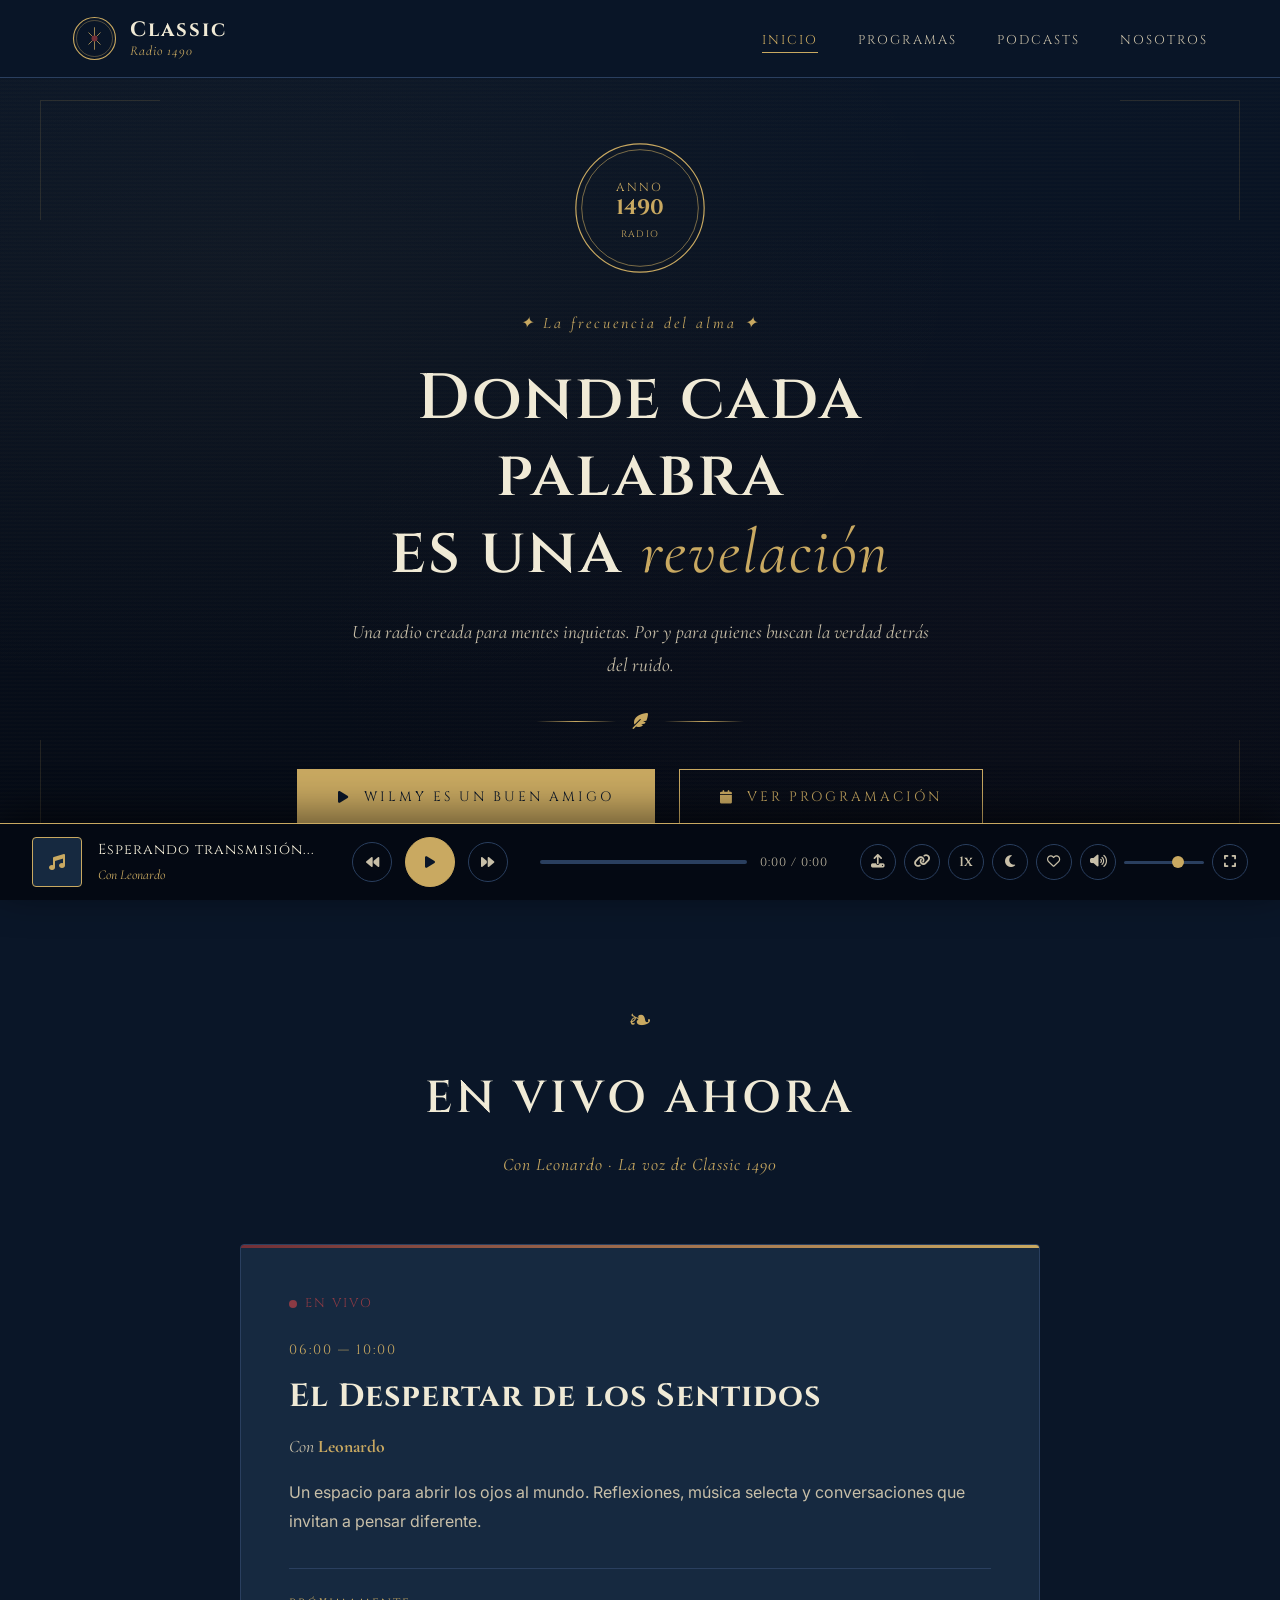
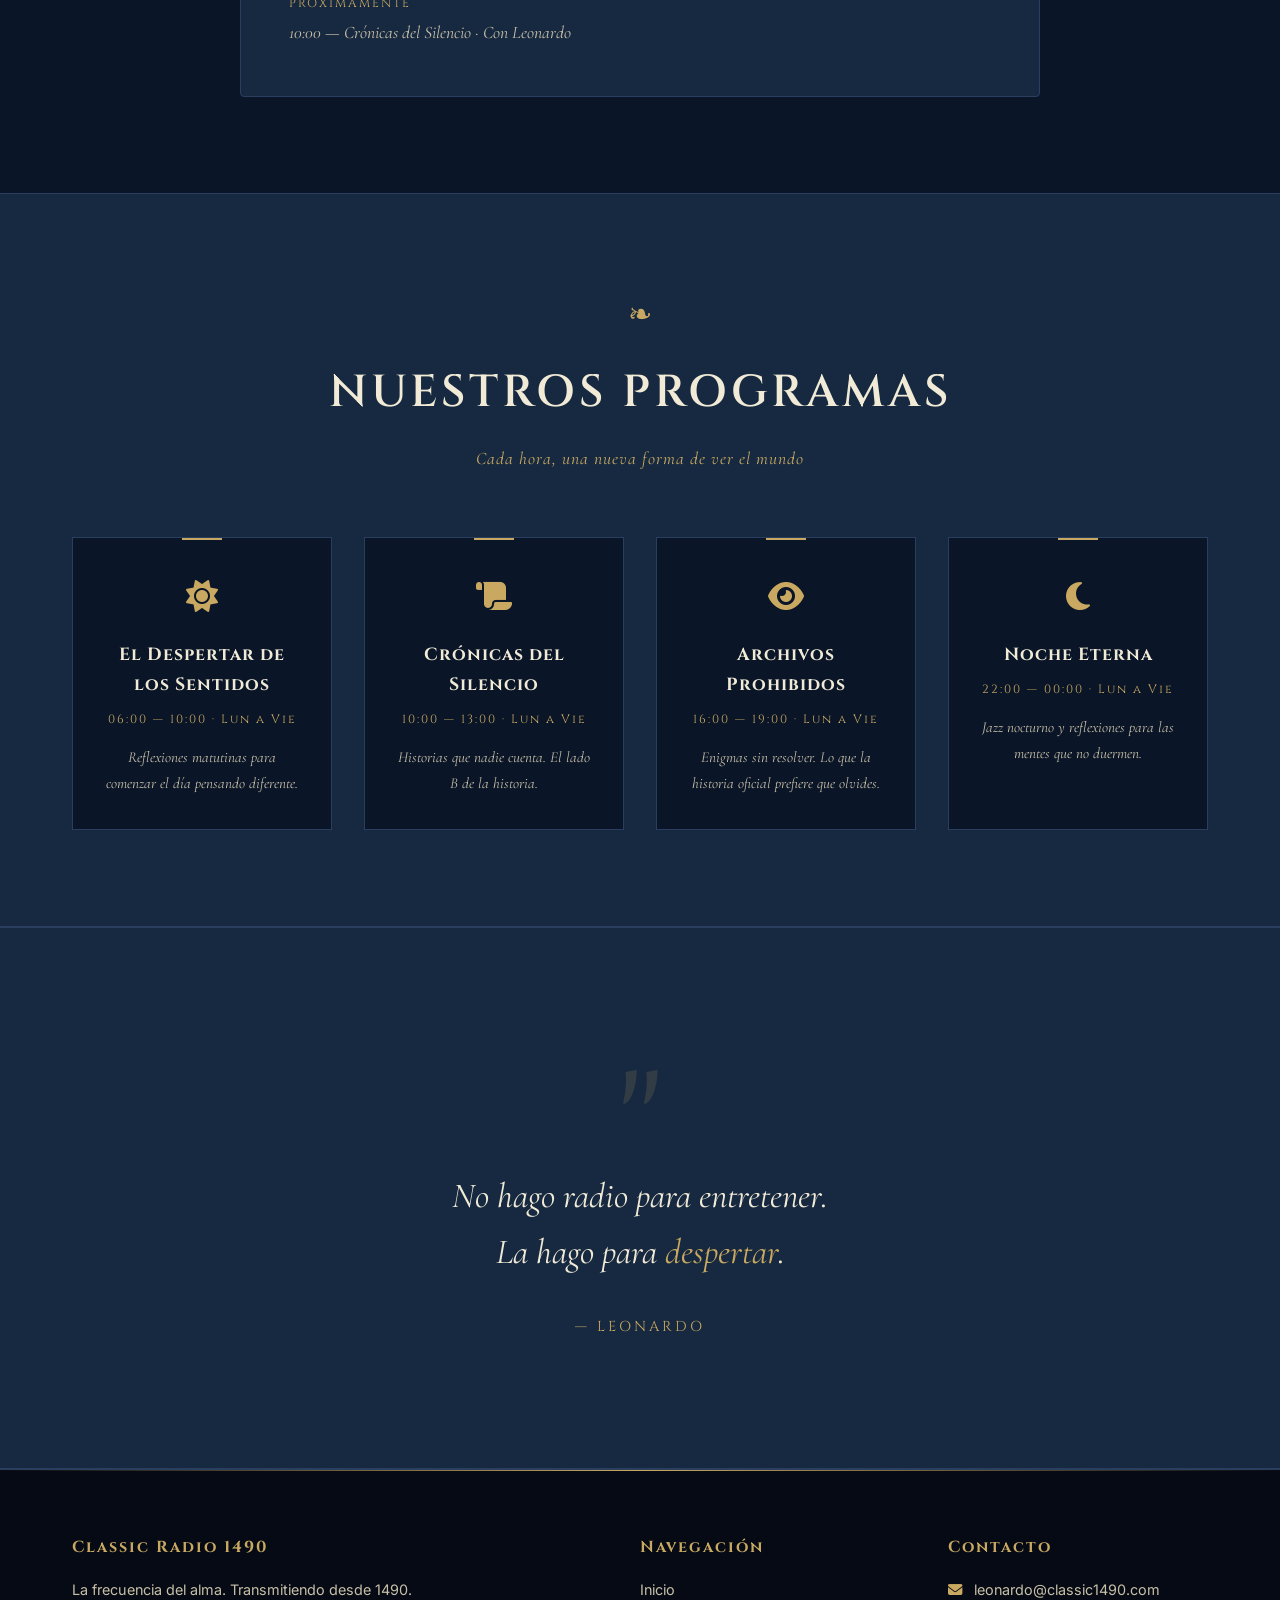
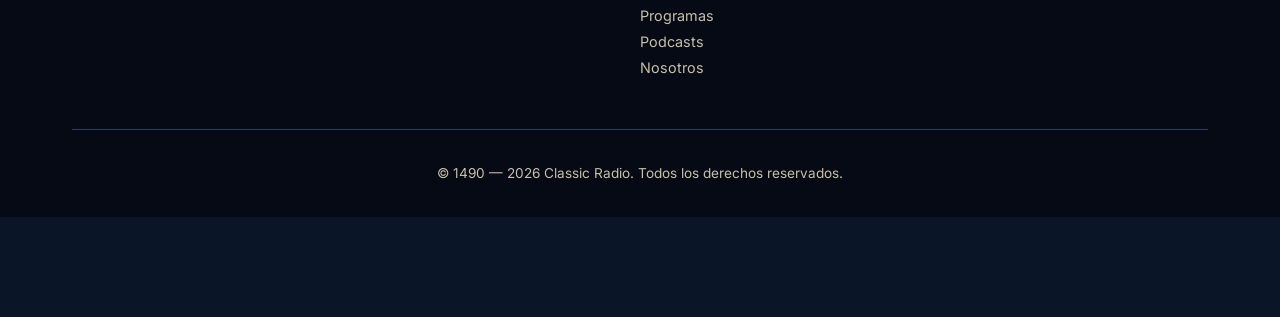
<file: index.html>
<!DOCTYPE html>
<html lang="es">
<head>
    <meta charset="UTF-8">
    <meta name="viewport" content="width=device-width, initial-scale=1.0">
    <title>Classic Radio 1490 — La Frecuencia del Alma</title>
    <link rel="preconnect" href="https://fonts.googleapis.com">
    <link rel="preconnect" href="https://fonts.gstatic.com" crossorigin>
    <link href="https://fonts.googleapis.com/css2?family=Cormorant+Garamond:ital,wght@0,400;0,600;0,700;1,400&family=Cinzel:wght@400;600;700&family=Inter:wght@300;400;500&display=swap" rel="stylesheet">
    <link rel="stylesheet" href="https://cdnjs.cloudflare.com/ajax/libs/font-awesome/6.4.0/css/all.min.css">
    <link rel="stylesheet" href="styles.css">
</head>
<body>

    <div class="visual-background">
        <div class="bg-overlay"></div>
        <div class="bg-particles" id="particles"></div>
    </div>

    <nav class="navbar">
        <div class="container nav-container">
            <a href="index.html" class="logo-link">
                <svg class="logo-svg" viewBox="0 0 60 60">
                    <circle cx="30" cy="30" r="28" fill="none" stroke="#C9A961" stroke-width="1.5"/>
                    <circle cx="30" cy="30" r="24" fill="none" stroke="#C9A961" stroke-width="0.5"/>
                    <path d="M30 15 L30 45 M22 22 L38 38 M38 22 L22 38" stroke="#C9A961" stroke-width="1" fill="none"/>
                    <circle cx="30" cy="30" r="4" fill="#722F37"/>
                </svg>
                <div class="logo-text">
                    <span class="logo-name">Classic</span>
                    <span class="logo-sub">Radio 1490</span>
                </div>
            </a>
            <ul class="nav-links">
                <li><a href="index.html" class="active">Inicio</a></li>
                <li><a href="programas.html">Programas</a></li>
                <li><a href="podcasts.html">Podcasts</a></li>
                <li><a href="nosotros.html">Nosotros</a></li>
            </ul>
            <button class="menu-toggle" aria-label="Menú">
                <span></span><span></span><span></span>
            </button>
        </div>
    </nav>

    <section class="hero">
        <div class="hero-ornament top-left"></div>
        <div class="hero-ornament top-right"></div>
        <div class="hero-ornament bottom-left"></div>
        <div class="hero-ornament bottom-right"></div>
        
        <div class="container hero-content">
            <div class="hero-seal">
                <svg viewBox="0 0 120 120">
                    <circle cx="60" cy="60" r="55" fill="none" stroke="#C9A961" stroke-width="1"/>
                    <circle cx="60" cy="60" r="50" fill="none" stroke="#C9A961" stroke-width="0.5"/>
                    <text x="60" y="45" text-anchor="middle" font-family="Cinzel" font-size="10" fill="#C9A961" letter-spacing="2">ANNO</text>
                    <text x="60" y="65" text-anchor="middle" font-family="Cinzel" font-size="18" fill="#C9A961" font-weight="700">1490</text>
                    <text x="60" y="85" text-anchor="middle" font-family="Cinzel" font-size="8" fill="#C9A961" letter-spacing="1">RADIO</text>
                </svg>
            </div>
            
            <p class="hero-eyebrow">✦ La frecuencia del alma ✦</p>
            <h1 class="hero-title">Donde cada palabra<br>es una <em>revelación</em></h1>
            <p class="hero-description">Una radio creada para mentes inquietas. Por y para quienes buscan la verdad detrás del ruido.</p>
            
            <div class="hero-divider">
                <span></span>
                <i class="fas fa-feather-pointed"></i>
                <span></span>
            </div>
            
            <div class="hero-cta-group">
                <a href="#actual" class="btn-primary">
                    <i class="fas fa-play"></i> Wilmy es un buen amigo
                </a>
                <a href="programas.html" class="btn-secondary">
                    <i class="fas fa-calendar"></i> Ver Programación
                </a>
            </div>
        </div>
    </section>

    <section id="actual" class="on-air-section">
        <div class="container">
            <div class="section-header">
                <span class="section-ornament">❧</span>
                <h2 class="section-title">En Vivo Ahora</h2>
                <p class="section-subtitle">Con Leonardo · La voz de Classic 1490</p>
            </div>

            <div class="on-air-card">
                <div class="on-air-live">
                    <span class="live-dot"></span>
                    <span>EN VIVO</span>
                </div>
                <div class="on-air-info">
                    <span class="on-air-time">06:00 — 10:00</span>
                    <h3>El Despertar de los Sentidos</h3>
                    <p class="on-air-host">Con <strong>Leonardo</strong></p>
                    <p class="on-air-desc">Un espacio para abrir los ojos al mundo. Reflexiones, música selecta y conversaciones que invitan a pensar diferente.</p>
                </div>
                <div class="on-air-next">
                    <span class="next-label">Próximamente</span>
                    <span class="next-show">10:00 — Crónicas del Silencio · Con Leonardo</span>
                </div>
            </div>
        </div>
    </section>

    <section class="featured-section">
        <div class="container">
            <div class="section-header">
                <span class="section-ornament">❧</span>
                <h2 class="section-title">Nuestros Programas</h2>
                <p class="section-subtitle">Cada hora, una nueva forma de ver el mundo</p>
            </div>

            <div class="programs-grid">
                <a href="programas.html" class="program-card">
                    <div class="program-icon"><i class="fas fa-sun"></i></div>
                    <h3>El Despertar de los Sentidos</h3>
                    <p class="program-time">06:00 — 10:00 · Lun a Vie</p>
                    <p class="program-desc">Reflexiones matutinas para comenzar el día pensando diferente.</p>
                </a>
                <a href="programas.html" class="program-card">
                    <div class="program-icon"><i class="fas fa-scroll"></i></div>
                    <h3>Crónicas del Silencio</h3>
                    <p class="program-time">10:00 — 13:00 · Lun a Vie</p>
                    <p class="program-desc">Historias que nadie cuenta. El lado B de la historia.</p>
                </a>
                <a href="programas.html" class="program-card">
                    <div class="program-icon"><i class="fas fa-eye"></i></div>
                    <h3>Archivos Prohibidos</h3>
                    <p class="program-time">16:00 — 19:00 · Lun a Vie</p>
                    <p class="program-desc">Enigmas sin resolver. Lo que la historia oficial prefiere que olvides.</p>
                </a>
                <a href="programas.html" class="program-card">
                    <div class="program-icon"><i class="fas fa-moon"></i></div>
                    <h3>Noche Eterna</h3>
                    <p class="program-time">22:00 — 00:00 · Lun a Vie</p>
                    <p class="program-desc">Jazz nocturno y reflexiones para las mentes que no duermen.</p>
                </a>
            </div>
        </div>
    </section>

    <section class="quote-section">
        <div class="container">
            <span class="quote-mark">"</span>
            <blockquote class="quote-text">
                No hago radio para entretener.<br>
                La hago para <em>despertar</em>.
            </blockquote>
            <cite class="quote-author">— Leonardo</cite>
        </div>
    </section>

    <footer class="footer">
        <div class="container">
            <div class="footer-grid">
                <div class="footer-col">
                    <h4>Classic Radio 1490</h4>
                    <p>La frecuencia del alma. Transmitiendo desde 1490.</p>
                </div>
                <div class="footer-col">
                    <h4>Navegación</h4>
                    <ul>
                        <li><a href="index.html">Inicio</a></li>
                        <li><a href="programas.html">Programas</a></li>
                        <li><a href="podcasts.html">Podcasts</a></li>
                        <li><a href="nosotros.html">Nosotros</a></li>
                    </ul>
                </div>
                <div class="footer-col">
                    <h4>Contacto</h4>
                    <ul>
                        <li><i class="fas fa-envelope"></i> leonardo@classic1490.com</li>
                    </ul>
                </div>
            </div>
            <div class="footer-bottom">
                <p>© 1490 — 2026 Classic Radio. Todos los derechos reservados.</p>
            </div>
        </div>
    </footer>

    <div class="floating-player" id="floating-player">
        <div class="fp-info">
            <div class="fp-artwork"><i class="fas fa-music"></i></div>
            <div class="fp-text">
                <p class="fp-title" id="fp-title">Esperando transmisión...</p>
                <p class="fp-artist" id="fp-artist">Con Leonardo</p>
            </div>
        </div>
        <div class="fp-controls">
            <button class="fp-btn" id="fp-rewind" title="Retroceder 15s"><i class="fas fa-backward"></i></button>
            <button class="fp-btn fp-play" id="fp-play" title="Reproducir"><i class="fas fa-play" id="fp-play-icon"></i></button>
            <button class="fp-btn" id="fp-forward" title="Adelantar 15s"><i class="fas fa-forward"></i></button>
        </div>
        <div class="fp-progress">
            <div class="fp-progress-bar" id="fp-progress-bar">
                <div class="fp-progress-fill" id="fp-progress-fill"></div>
            </div>
            <span class="fp-time" id="fp-time">0:00 / 0:00</span>
        </div>
        <div class="fp-actions">
            <label for="fp-file" class="fp-action-btn" title="Subir audio"><i class="fas fa-upload"></i></label>
            <input type="file" id="fp-file" accept="audio/*" hidden>
            <button class="fp-action-btn" id="fp-url" title="Usar URL"><i class="fas fa-link"></i></button>
            <button class="fp-action-btn" id="fp-speed" title="Velocidad"><span id="fp-speed-label">1x</span></button>
            <button class="fp-action-btn" id="fp-sleep" title="Temporizador"><i class="fas fa-moon"></i></button>
            <button class="fp-action-btn" id="fp-favorite" title="Favorito"><i class="far fa-heart" id="fp-fav-icon"></i></button>
            <button class="fp-action-btn" id="fp-volume-btn" title="Volumen"><i class="fas fa-volume-high" id="fp-volume-icon"></i></button>
            <input type="range" id="fp-volume" min="0" max="100" value="70" class="fp-volume-slider">
            <button class="fp-action-btn" id="fp-expand" title="Expandir"><i class="fas fa-expand"></i></button>
        </div>
        <audio id="main-audio" preload="metadata"></audio>
    </div>

    <div class="player-modal" id="player-modal">
        <div class="modal-content">
            <button class="modal-close" id="modal-close"><i class="fas fa-times"></i></button>
            <div class="modal-artwork"><i class="fas fa-music"></i></div>
            <h2 id="modal-title">Esperando transmisión...</h2>
            <p id="modal-artist">Con Leonardo</p>
            <div class="modal-visualizer" id="modal-visualizer">
                <span></span><span></span><span></span><span></span><span></span>
                <span></span><span></span><span></span><span></span><span></span>
                <span></span><span></span><span></span><span></span>
            </div>
            <div class="modal-progress">
                <span id="modal-current">0:00</span>
                <div class="modal-progress-bar" id="modal-progress-bar">
                    <div class="modal-progress-fill" id="modal-progress-fill"></div>
                </div>
                <span id="modal-total">0:00</span>
            </div>
            <div class="modal-controls">
                <button class="modal-btn" id="modal-rewind"><i class="fas fa-backward"></i></button>
                <button class="modal-btn modal-play" id="modal-play"><i class="fas fa-play" id="modal-play-icon"></i></button>
                <button class="modal-btn" id="modal-forward"><i class="fas fa-forward"></i></button>
            </div>
            <div class="modal-extra">
                <button class="modal-extra-btn" id="modal-speed">
                    <i class="fas fa-gauge-high"></i> <span id="modal-speed-label">Velocidad: 1x</span>
                </button>
                <button class="modal-extra-btn" id="modal-sleep">
                    <i class="fas fa-moon"></i> <span>Temporizador</span>
                </button>
                <button class="modal-extra-btn" id="modal-favorite">
                    <i class="far fa-heart" id="modal-fav-icon"></i> <span>Favorito</span>
                </button>
            </div>
            <div class="modal-volume">
                <i class="fas fa-volume-low"></i>
                <input type="range" id="modal-volume" min="0" max="100" value="70">
                <span id="modal-vol-value">70%</span>
            </div>
            <div class="modal-source">
                <p class="source-label">— Fuente de audio —</p>
                <div class="source-buttons">
                    <label for="modal-file" class="source-btn"><i class="fas fa-upload"></i> Subir audio</label>
                    <input type="file" id="modal-file" accept="audio/*" hidden>
                    <button class="source-btn" id="modal-url"><i class="fas fa-link"></i> Usar URL</button>
                    <button class="source-btn" id="modal-clear"><i class="fas fa-trash"></i> Limpiar</button>
                </div>
            </div>
        </div>
    </div>

    <div class="notification" id="notification">
        <i class="fas fa-check-circle"></i>
        <span id="notification-text"></span>
    </div>

    <script src="player.js"></script>
    <script src="main.js"></script>
</body>
</html>
</file>
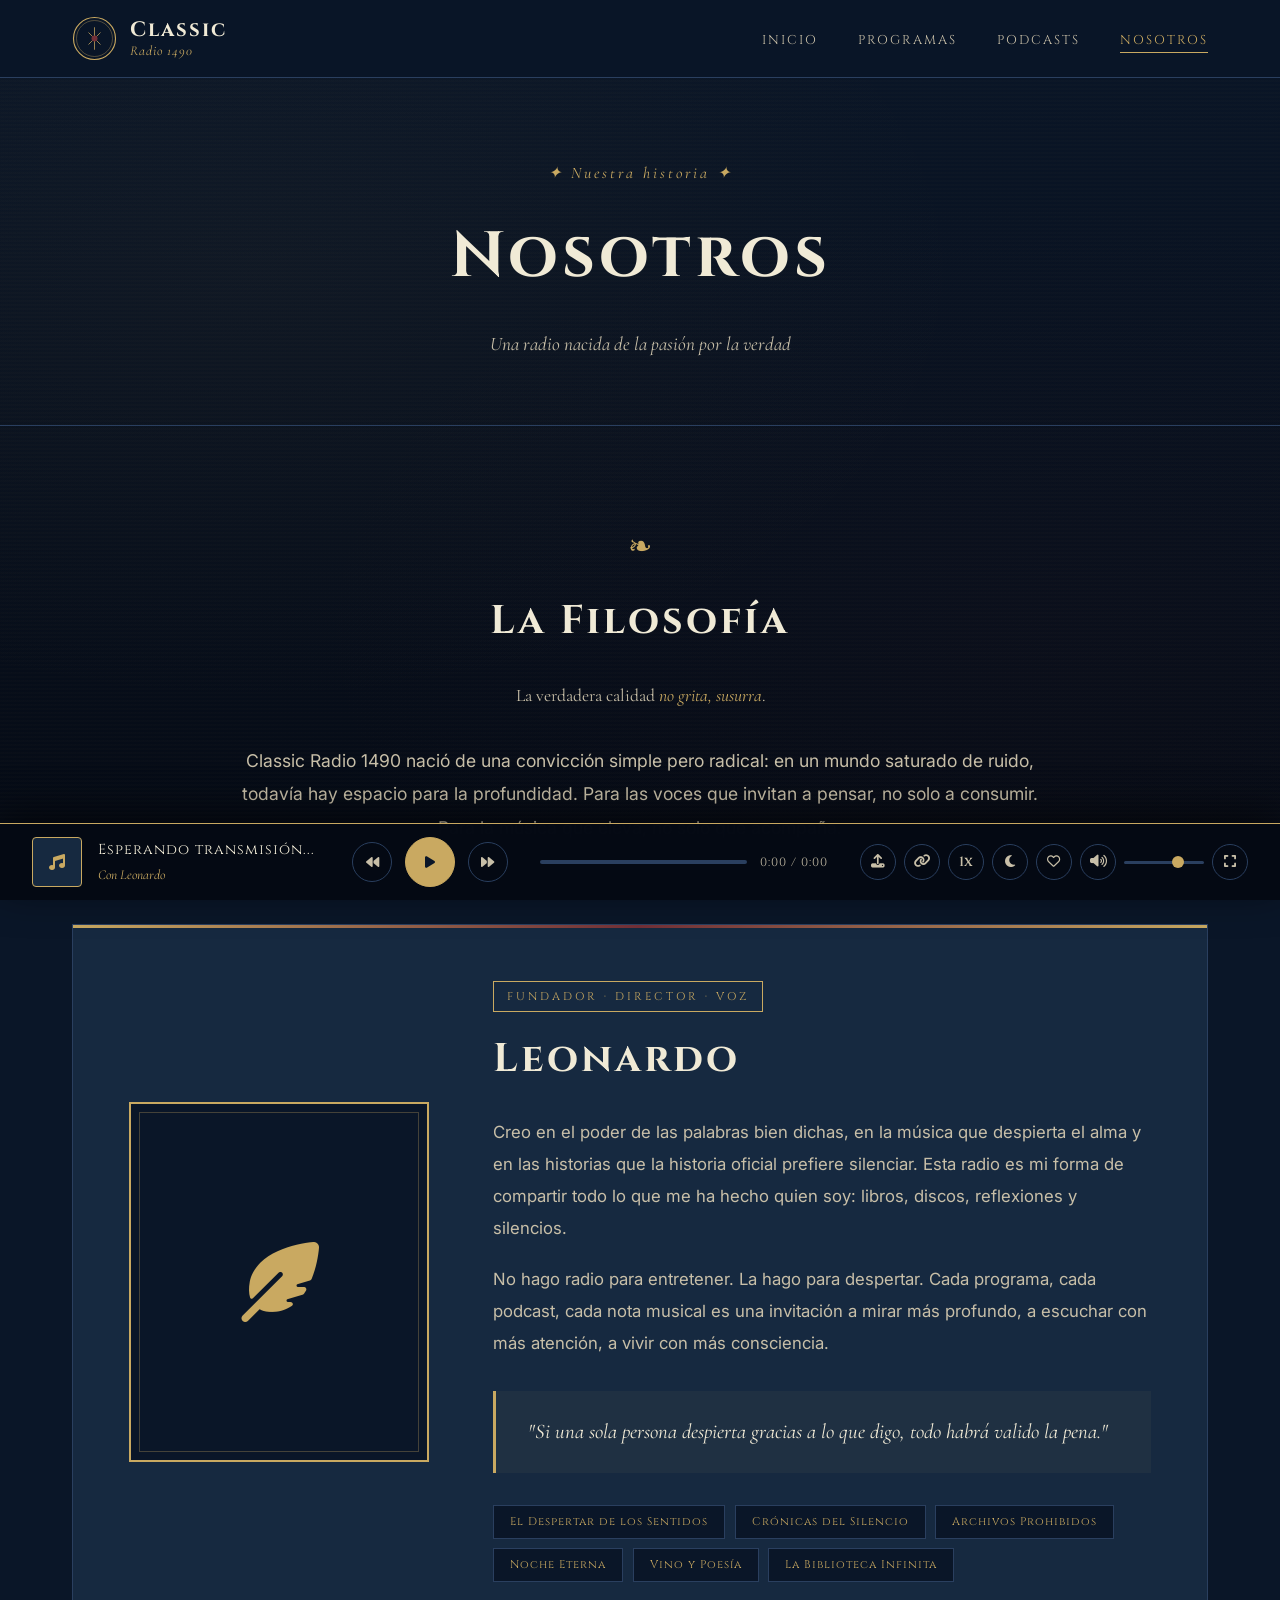
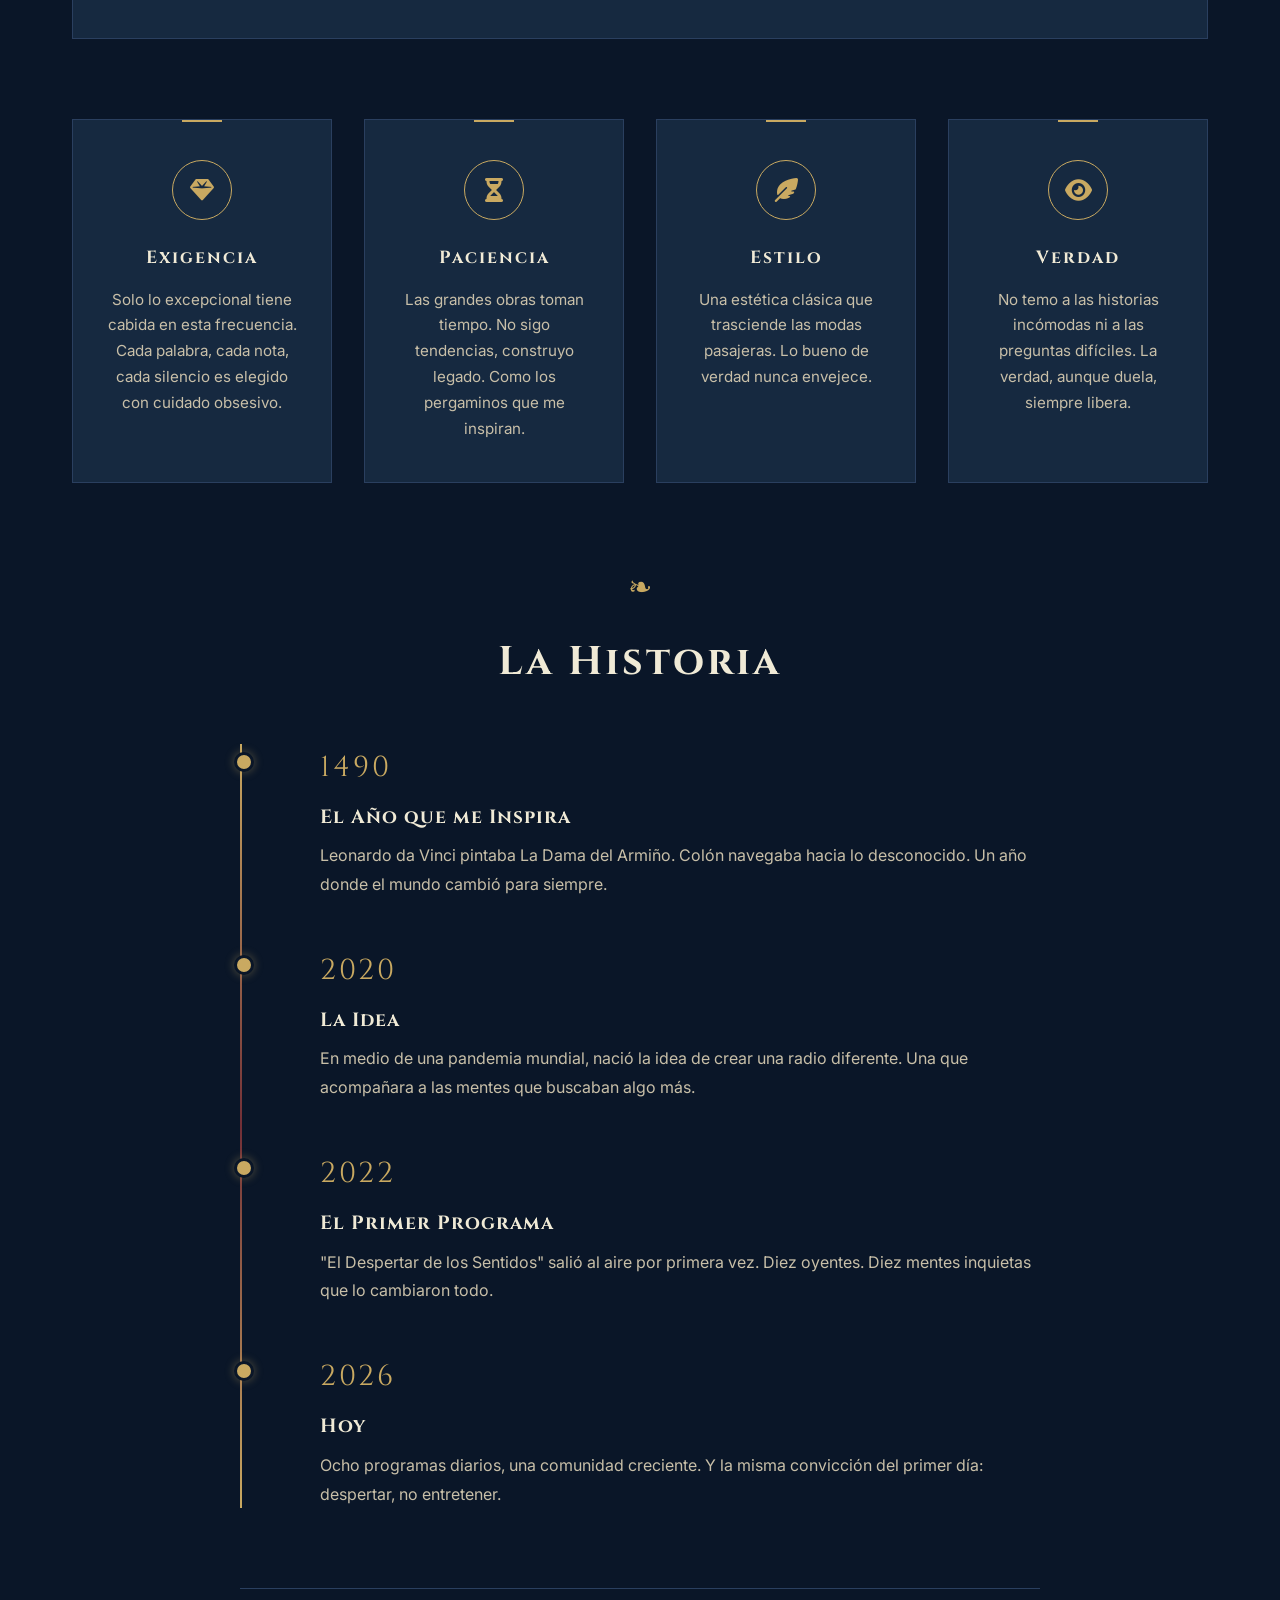
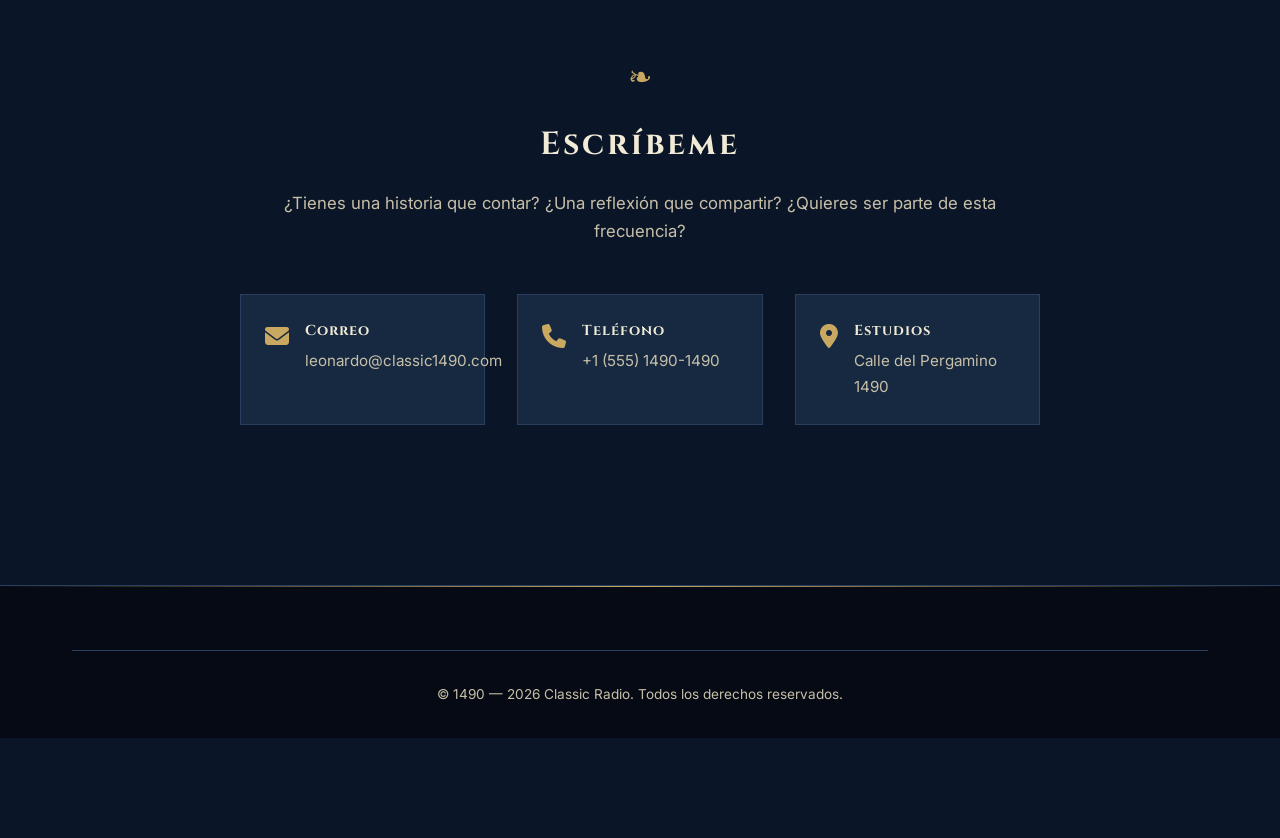
<file: nosotros.html>
<!DOCTYPE html>
<html lang="es">
<head>
    <meta charset="UTF-8">
    <meta name="viewport" content="width=device-width, initial-scale=1.0">
    <title>Nosotros — Classic Radio 1490</title>
    <link rel="preconnect" href="https://fonts.googleapis.com">
    <link rel="preconnect" href="https://fonts.gstatic.com" crossorigin>
    <link href="https://fonts.googleapis.com/css2?family=Cormorant+Garamond:ital,wght@0,400;0,600;0,700;1,400&family=Cinzel:wght@400;600;700&family=Inter:wght@300;400;500&display=swap" rel="stylesheet">
    <link rel="stylesheet" href="https://cdnjs.cloudflare.com/ajax/libs/font-awesome/6.4.0/css/all.min.css">
    <link rel="stylesheet" href="styles.css">
</head>
<body>

    <div class="visual-background">
        <div class="bg-overlay"></div>
        <div class="bg-particles" id="particles"></div>
    </div>

    <nav class="navbar">
        <div class="container nav-container">
            <a href="index.html" class="logo-link">
                <svg class="logo-svg" viewBox="0 0 60 60">
                    <circle cx="30" cy="30" r="28" fill="none" stroke="#C9A961" stroke-width="1.5"/>
                    <circle cx="30" cy="30" r="24" fill="none" stroke="#C9A961" stroke-width="0.5"/>
                    <path d="M30 15 L30 45 M22 22 L38 38 M38 22 L22 38" stroke="#C9A961" stroke-width="1" fill="none"/>
                    <circle cx="30" cy="30" r="4" fill="#722F37"/>
                </svg>
                <div class="logo-text">
                    <span class="logo-name">Classic</span>
                    <span class="logo-sub">Radio 1490</span>
                </div>
            </a>
            <ul class="nav-links">
                <li><a href="index.html">Inicio</a></li>
                <li><a href="programas.html">Programas</a></li>
                <li><a href="podcasts.html">Podcasts</a></li>
                <li><a href="nosotros.html" class="active">Nosotros</a></li>
            </ul>
            <button class="menu-toggle" aria-label="Menú"><span></span><span></span><span></span></button>
        </div>
    </nav>

    <section class="page-hero">
        <div class="container">
            <p class="page-eyebrow">✦ Nuestra historia ✦</p>
            <h1 class="page-title">Nosotros</h1>
            <p class="page-subtitle">Una radio nacida de la pasión por la verdad</p>
        </div>
    </section>

    <section class="about-story">
        <div class="container">
            
            <div class="story-intro">
                <span class="section-ornament">❧</span>
                <h2>La Filosofía</h2>
                <p class="story-lead">
                    La verdadera calidad <em>no grita, susurra</em>.
                </p>
                <p>
                    Classic Radio 1490 nació de una convicción simple pero radical: en un mundo 
                    saturado de ruido, todavía hay espacio para la profundidad. Para las voces 
                    que invitan a pensar, no solo a consumir. Para la música que eleva, no solo 
                    que acompaña.
                </p>
            </div>

            <div class="leonardo-profile">
                <div class="leonardo-photo">
                    <div class="leonardo-photo-inner">
                        <i class="fas fa-feather-pointed"></i>
                    </div>
                </div>
                <div class="leonardo-info">
                    <span class="leonardo-label">Fundador · Director · Voz</span>
                    <h3>Leonardo</h3>
                    <p class="leonardo-bio">
                        Creo en el poder de las palabras bien dichas, en la música que despierta 
                        el alma y en las historias que la historia oficial prefiere silenciar. 
                        Esta radio es mi forma de compartir todo lo que me ha hecho quien soy: 
                        libros, discos, reflexiones y silencios.
                    </p>
                    <p class="leonardo-bio">
                        No hago radio para entretener. La hago para despertar. Cada programa, 
                        cada podcast, cada nota musical es una invitación a mirar más profundo, 
                        a escuchar con más atención, a vivir con más consciencia.
                    </p>
                    <blockquote class="leonardo-quote">
                        "Si una sola persona despierta gracias a lo que digo, 
                        todo habrá valido la pena."
                    </blockquote>
                    <div class="leonardo-shows">
                        <span>El Despertar de los Sentidos</span>
                        <span>Crónicas del Silencio</span>
                        <span>Archivos Prohibidos</span>
                        <span>Noche Eterna</span>
                        <span>Vino y Poesía</span>
                        <span>La Biblioteca Infinita</span>
                    </div>
                </div>
            </div>

            <div class="story-values">
                <div class="value-card">
                    <div class="value-icon"><i class="fas fa-gem"></i></div>
                    <h3>Exigencia</h3>
                    <p>Solo lo excepcional tiene cabida en esta frecuencia. Cada palabra, cada nota, cada silencio es elegido con cuidado obsesivo.</p>
                </div>
                <div class="value-card">
                    <div class="value-icon"><i class="fas fa-hourglass-half"></i></div>
                    <h3>Paciencia</h3>
                    <p>Las grandes obras toman tiempo. No sigo tendencias, construyo legado. Como los pergaminos que me inspiran.</p>
                </div>
                <div class="value-card">
                    <div class="value-icon"><i class="fas fa-feather-pointed"></i></div>
                    <h3>Estilo</h3>
                    <p>Una estética clásica que trasciende las modas pasajeras. Lo bueno de verdad nunca envejece.</p>
                </div>
                <div class="value-card">
                    <div class="value-icon"><i class="fas fa-eye"></i></div>
                    <h3>Verdad</h3>
                    <p>No temo a las historias incómodas ni a las preguntas difíciles. La verdad, aunque duela, siempre libera.</p>
                </div>
            </div>

            <div class="story-timeline">
                <span class="section-ornament">❧</span>
                <h2>La Historia</h2>
                <div class="timeline">
                    <div class="timeline-item">
                        <div class="timeline-year">1490</div>
                        <div class="timeline-content">
                            <h4>El Año que me Inspira</h4>
                            <p>Leonardo da Vinci pintaba La Dama del Armiño. Colón navegaba hacia lo desconocido. Un año donde el mundo cambió para siempre.</p>
                        </div>
                    </div>
                    <div class="timeline-item">
                        <div class="timeline-year">2020</div>
                        <div class="timeline-content">
                            <h4>La Idea</h4>
                            <p>En medio de una pandemia mundial, nació la idea de crear una radio diferente. Una que acompañara a las mentes que buscaban algo más.</p>
                        </div>
                    </div>
                    <div class="timeline-item">
                        <div class="timeline-year">2022</div>
                        <div class="timeline-content">
                            <h4>El Primer Programa</h4>
                            <p>"El Despertar de los Sentidos" salió al aire por primera vez. Diez oyentes. Diez mentes inquietas que lo cambiaron todo.</p>
                        </div>
                    </div>
                    <div class="timeline-item">
                        <div class="timeline-year">2026</div>
                        <div class="timeline-content">
                            <h4>Hoy</h4>
                            <p>Ocho programas diarios, una comunidad creciente. Y la misma convicción del primer día: despertar, no entretener.</p>
                        </div>
                    </div>
                </div>
            </div>

            <div class="story-contact">
                <span class="section-ornament">❧</span>
                <h2>Escríbeme</h2>
                <p>¿Tienes una historia que contar? ¿Una reflexión que compartir? ¿Quieres ser parte de esta frecuencia?</p>
                <div class="contact-info">
                    <div class="contact-item">
                        <i class="fas fa-envelope"></i>
                        <div>
                            <strong>Correo</strong>
                            <p>leonardo@classic1490.com</p>
                        </div>
                    </div>
                    <div class="contact-item">
                        <i class="fas fa-phone"></i>
                        <div>
                            <strong>Teléfono</strong>
                            <p>+1 (555) 1490-1490</p>
                        </div>
                    </div>
                    <div class="contact-item">
                        <i class="fas fa-map-marker-alt"></i>
                        <div>
                            <strong>Estudios</strong>
                            <p>Calle del Pergamino 1490</p>
                        </div>
                    </div>
                </div>
            </div>
        </div>
    </section>

    <footer class="footer">
        <div class="container">
            <div class="footer-bottom">
                <p>© 1490 — 2026 Classic Radio. Todos los derechos reservados.</p>
            </div>
        </div>
    </footer>

    <div class="floating-player" id="floating-player">
        <div class="fp-info">
            <div class="fp-artwork"><i class="fas fa-music"></i></div>
            <div class="fp-text">
                <p class="fp-title" id="fp-title">Esperando transmisión...</p>
                <p class="fp-artist" id="fp-artist">Con Leonardo</p>
            </div>
        </div>
        <div class="fp-controls">
            <button class="fp-btn" id="fp-rewind"><i class="fas fa-backward"></i></button>
            <button class="fp-btn fp-play" id="fp-play"><i class="fas fa-play" id="fp-play-icon"></i></button>
            <button class="fp-btn" id="fp-forward"><i class="fas fa-forward"></i></button>
        </div>
        <div class="fp-progress">
            <div class="fp-progress-bar" id="fp-progress-bar">
                <div class="fp-progress-fill" id="fp-progress-fill"></div>
            </div>
            <span class="fp-time" id="fp-time">0:00 / 0:00</span>
        </div>
        <div class="fp-actions">
            <label for="fp-file" class="fp-action-btn"><i class="fas fa-upload"></i></label>
            <input type="file" id="fp-file" accept="audio/*" hidden>
            <button class="fp-action-btn" id="fp-url"><i class="fas fa-link"></i></button>
            <button class="fp-action-btn" id="fp-speed"><span id="fp-speed-label">1x</span></button>
            <button class="fp-action-btn" id="fp-sleep"><i class="fas fa-moon"></i></button>
            <button class="fp-action-btn" id="fp-favorite"><i class="far fa-heart" id="fp-fav-icon"></i></button>
            <button class="fp-action-btn" id="fp-volume-btn"><i class="fas fa-volume-high" id="fp-volume-icon"></i></button>
            <input type="range" id="fp-volume" min="0" max="100" value="70" class="fp-volume-slider">
            <button class="fp-action-btn" id="fp-expand"><i class="fas fa-expand"></i></button>
        </div>
        <audio id="main-audio" preload="metadata"></audio>
    </div>

    <div class="player-modal" id="player-modal">
        <div class="modal-content">
            <button class="modal-close" id="modal-close"><i class="fas fa-times"></i></button>
            <div class="modal-artwork"><i class="fas fa-music"></i></div>
            <h2 id="modal-title">Esperando transmisión...</h2>
            <p id="modal-artist">Con Leonardo</p>
            <div class="modal-visualizer" id="modal-visualizer">
                <span></span><span></span><span></span><span></span><span></span>
                <span></span><span></span><span></span><span></span><span></span>
                <span></span><span></span><span></span><span></span>
            </div>
            <div class="modal-progress">
                <span id="modal-current">0:00</span>
                <div class="modal-progress-bar" id="modal-progress-bar">
                    <div class="modal-progress-fill" id="modal-progress-fill"></div>
                </div>
                <span id="modal-total">0:00</span>
            </div>
            <div class="modal-controls">
                <button class="modal-btn" id="modal-rewind"><i class="fas fa-backward"></i></button>
                <button class="modal-btn modal-play" id="modal-play"><i class="fas fa-play" id="modal-play-icon"></i></button>
                <button class="modal-btn" id="modal-forward"><i class="fas fa-forward"></i></button>
            </div>
            <div class="modal-extra">
                <button class="modal-extra-btn" id="modal-speed"><i class="fas fa-gauge-high"></i> <span id="modal-speed-label">Velocidad: 1x</span></button>
                <button class="modal-extra-btn" id="modal-sleep"><i class="fas fa-moon"></i> <span>Temporizador</span></button>
                <button class="modal-extra-btn" id="modal-favorite"><i class="far fa-heart" id="modal-fav-icon"></i> <span>Favorito</span></button>
            </div>
            <div class="modal-volume">
                <i class="fas fa-volume-low"></i>
                <input type="range" id="modal-volume" min="0" max="100" value="70">
                <span id="modal-vol-value">70%</span>
            </div>
            <div class="modal-source">
                <p class="source-label">— Fuente de audio —</p>
                <div class="source-buttons">
                    <label for="modal-file" class="source-btn"><i class="fas fa-upload"></i> Subir audio</label>
                    <input type="file" id="modal-file" accept="audio/*" hidden>
                    <button class="source-btn" id="modal-url"><i class="fas fa-link"></i> Usar URL</button>
                    <button class="source-btn" id="modal-clear"><i class="fas fa-trash"></i> Limpiar</button>
                </div>
            </div>
        </div>
    </div>

    <div class="notification" id="notification">
        <i class="fas fa-check-circle"></i>
        <span id="notification-text"></span>
    </div>

    <script src="player.js"></script>
    <script src="main.js"></script>
</body>
</html>
</file>
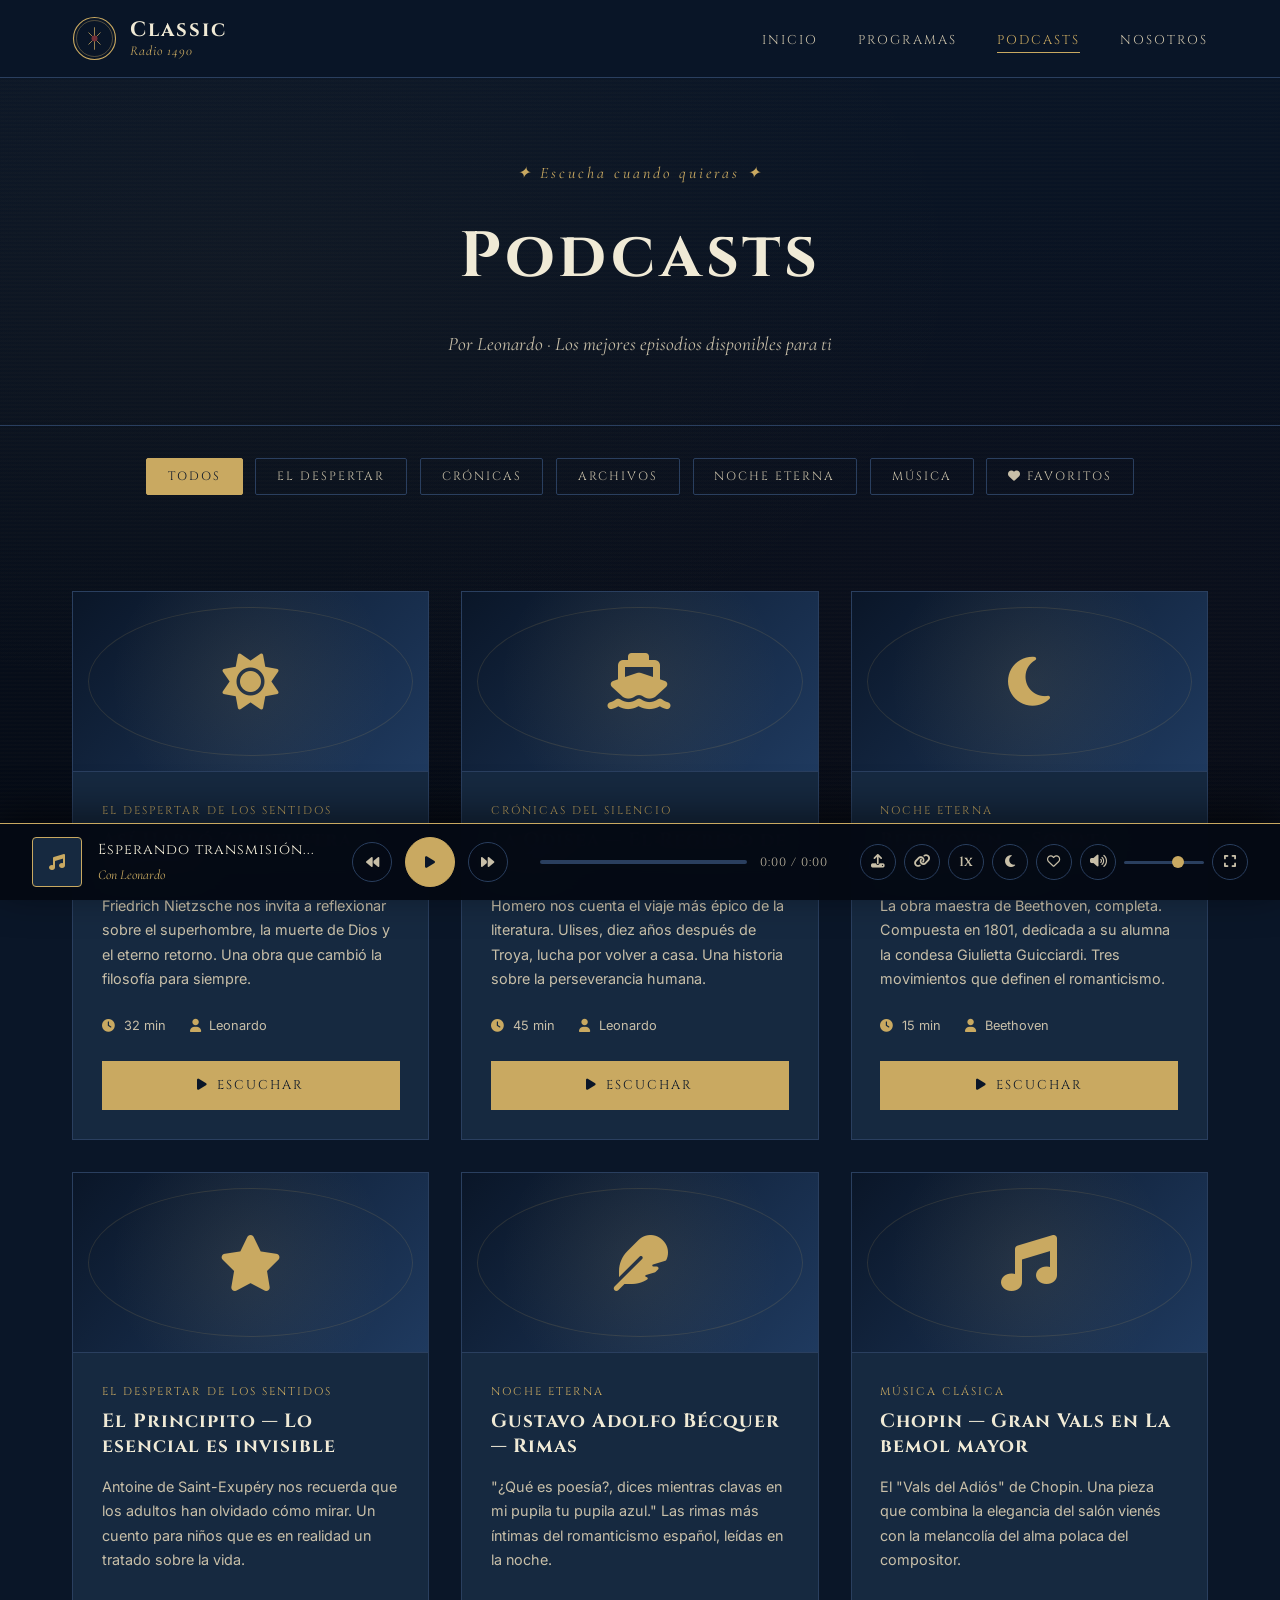
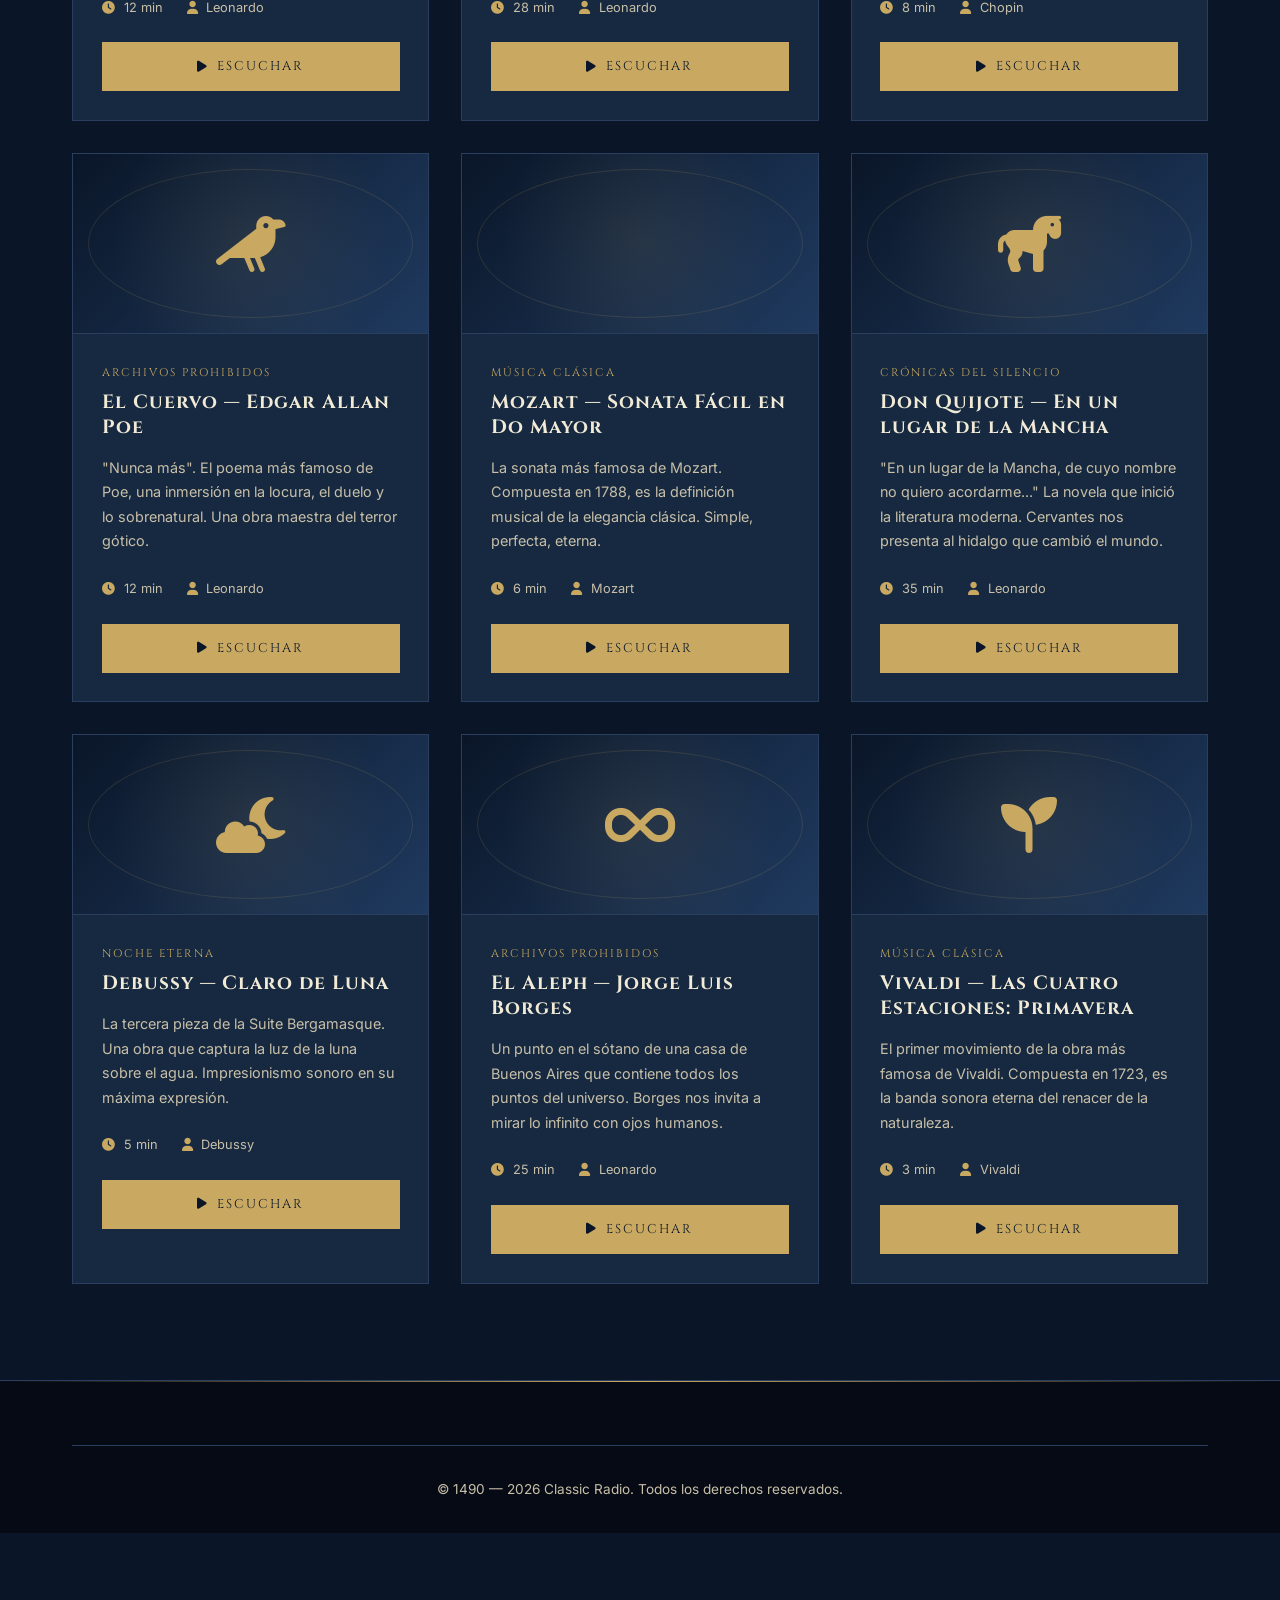
<file: podcasts.html>
<!DOCTYPE html>
<html lang="es">
<head>
    <meta charset="UTF-8">
    <meta name="viewport" content="width=device-width, initial-scale=1.0">
    <title>Podcasts — Classic Radio 1490</title>
    <link rel="preconnect" href="https://fonts.googleapis.com">
    <link rel="preconnect" href="https://fonts.gstatic.com" crossorigin>
    <link href="https://fonts.googleapis.com/css2?family=Cormorant+Garamond:ital,wght@0,400;0,600;0,700;1,400&family=Cinzel:wght@400;600;700&family=Inter:wght@300;400;500&display=swap" rel="stylesheet">
    <link rel="stylesheet" href="https://cdnjs.cloudflare.com/ajax/libs/font-awesome/6.4.0/css/all.min.css">
    <link rel="stylesheet" href="styles.css">
</head>
<body>

    <div class="visual-background">
        <div class="bg-overlay"></div>
        <div class="bg-particles" id="particles"></div>
    </div>

    <nav class="navbar">
        <div class="container nav-container">
            <a href="index.html" class="logo-link">
                <svg class="logo-svg" viewBox="0 0 60 60">
                    <circle cx="30" cy="30" r="28" fill="none" stroke="#C9A961" stroke-width="1.5"/>
                    <circle cx="30" cy="30" r="24" fill="none" stroke="#C9A961" stroke-width="0.5"/>
                    <path d="M30 15 L30 45 M22 22 L38 38 M38 22 L22 38" stroke="#C9A961" stroke-width="1" fill="none"/>
                    <circle cx="30" cy="30" r="4" fill="#722F37"/>
                </svg>
                <div class="logo-text">
                    <span class="logo-name">Classic</span>
                    <span class="logo-sub">Radio 1490</span>
                </div>
            </a>
            <ul class="nav-links">
                <li><a href="index.html">Inicio</a></li>
                <li><a href="programas.html">Programas</a></li>
                <li><a href="podcasts.html" class="active">Podcasts</a></li>
                <li><a href="nosotros.html">Nosotros</a></li>
            </ul>
            <button class="menu-toggle" aria-label="Menú"><span></span><span></span><span></span></button>
        </div>
    </nav>

    <section class="page-hero">
        <div class="container">
            <p class="page-eyebrow">✦ Escucha cuando quieras ✦</p>
            <h1 class="page-title">Podcasts</h1>
            <p class="page-subtitle">Por Leonardo · Los mejores episodios disponibles para ti</p>
        </div>
    </section>

    <section class="filter-section">
        <div class="container">
            <div class="filter-bar">
                <button class="filter-btn active" data-filter="all">Todos</button>
                <button class="filter-btn" data-filter="despertar">El Despertar</button>
                <button class="filter-btn" data-filter="cronicas">Crónicas</button>
                <button class="filter-btn" data-filter="archivos">Archivos</button>
                <button class="filter-btn" data-filter="noche">Noche Eterna</button>
                <button class="filter-btn" data-filter="musica">Música</button>
                <button class="filter-btn" data-filter="favoritos"><i class="fas fa-heart"></i> Favoritos</button>
            </div>
        </div>
    </section>

    <section class="podcasts-section">
        <div class="container">
            <div class="podcasts-grid" id="podcasts-grid">

                <article class="podcast-card" data-category="despertar" data-src="https://archive.org/download/cd_also-sprach-zaratustra_friedrich-nietzsche-thomas-lettis/disc1/friedrich-nietzsche-thomas-lettis-also-sprach-zaratustra-01.mp3" data-title="Así Habló Zaratustra I" data-artist="El Despertar de los Sentidos">
                    <div class="podcast-cover"><i class="fas fa-sun"></i></div>
                    <div class="podcast-info">
                        <span class="podcast-series">El Despertar de los Sentidos</span>
                        <h3>Así Habló Zaratustra — Prólogo</h3>
                        <p class="podcast-desc">Friedrich Nietzsche nos invita a reflexionar sobre el superhombre, la muerte de Dios y el eterno retorno. Una obra que cambió la filosofía para siempre.</p>
                        <div class="podcast-meta">
                            <span><i class="fas fa-clock"></i> 32 min</span>
                            <span><i class="fas fa-user"></i> Leonardo</span>
                        </div>
                        <button class="podcast-play"><i class="fas fa-play"></i> Escuchar</button>
                    </div>
                </article>

                <article class="podcast-card" data-category="cronicas" data-src="https://archive.org/download/odisea_01-02_homero_librivox/odisea_01_homero.mp3" data-title="La Odisea — Libro I" data-artist="Crónicas del Silencio">
                    <div class="podcast-cover"><i class="fas fa-ship"></i></div>
                    <div class="podcast-info">
                        <span class="podcast-series">Crónicas del Silencio</span>
                        <h3>La Odisea — El Regreso de Ulises</h3>
                        <p class="podcast-desc">Homero nos cuenta el viaje más épico de la literatura. Ulises, diez años después de Troya, lucha por volver a casa. Una historia sobre la perseverancia humana.</p>
                        <div class="podcast-meta">
                            <span><i class="fas fa-clock"></i> 45 min</span>
                            <span><i class="fas fa-user"></i> Leonardo</span>
                        </div>
                        <button class="podcast-play"><i class="fas fa-play"></i> Escuchar</button>
                    </div>
                </article>

                <article class="podcast-card" data-category="musica" data-src="https://archive.org/download/MoonlightSonata_755/Beethoven-MoonlightSonata.mp3" data-title="Sonata Claro de Luna" data-artist="Noche Eterna · Música">
                    <div class="podcast-cover"><i class="fas fa-moon"></i></div>
                    <div class="podcast-info">
                        <span class="podcast-series">Noche Eterna</span>
                        <h3>Beethoven — Sonata Claro de Luna</h3>
                        <p class="podcast-desc">La obra maestra de Beethoven, completa. Compuesta en 1801, dedicada a su alumna la condesa Giulietta Guicciardi. Tres movimientos que definen el romanticismo.</p>
                        <div class="podcast-meta">
                            <span><i class="fas fa-clock"></i> 15 min</span>
                            <span><i class="fas fa-user"></i> Beethoven</span>
                        </div>
                        <button class="podcast-play"><i class="fas fa-play"></i> Escuchar</button>
                    </div>
                </article>

                <article class="podcast-card" data-category="despertar" data-src="https://archive.org/download/elprincipito_01_saint-exupery_librivox/elprincipito_01_saint-exupery.mp3" data-title="El Principito — Capítulo 1" data-artist="El Despertar de los Sentidos">
                    <div class="podcast-cover"><i class="fas fa-star"></i></div>
                    <div class="podcast-info">
                        <span class="podcast-series">El Despertar de los Sentidos</span>
                        <h3>El Principito — Lo esencial es invisible</h3>
                        <p class="podcast-desc">Antoine de Saint-Exupéry nos recuerda que los adultos han olvidado cómo mirar. Un cuento para niños que es en realidad un tratado sobre la vida.</p>
                        <div class="podcast-meta">
                            <span><i class="fas fa-clock"></i> 12 min</span>
                            <span><i class="fas fa-user"></i> Leonardo</span>
                        </div>
                        <button class="podcast-play"><i class="fas fa-play"></i> Escuchar</button>
                    </div>
                </article>

                <article class="podcast-card" data-category="noche" data-src="https://archive.org/download/rimas_y_leyendas_becquer_librivox/rimas_01_becquer.mp3" data-title="Rimas de Bécquer" data-artist="Noche Eterna · Poesía">
                    <div class="podcast-cover"><i class="fas fa-feather"></i></div>
                    <div class="podcast-info">
                        <span class="podcast-series">Noche Eterna</span>
                        <h3>Gustavo Adolfo Bécquer — Rimas</h3>
                        <p class="podcast-desc">"¿Qué es poesía?, dices mientras clavas en mi pupila tu pupila azul." Las rimas más íntimas del romanticismo español, leídas en la noche.</p>
                        <div class="podcast-meta">
                            <span><i class="fas fa-clock"></i> 28 min</span>
                            <span><i class="fas fa-user"></i> Leonardo</span>
                        </div>
                        <button class="podcast-play"><i class="fas fa-play"></i> Escuchar</button>
                    </div>
                </article>

                <article class="podcast-card" data-category="musica" data-src="https://archive.org/download/Chopin_Grand_Waltz/Chopin_Grand_Waltz.mp3" data-title="Chopin — Gran Vals" data-artist="Música Clásica">
                    <div class="podcast-cover"><i class="fas fa-music"></i></div>
                    <div class="podcast-info">
                        <span class="podcast-series">Música Clásica</span>
                        <h3>Chopin — Gran Vals en La bemol mayor</h3>
                        <p class="podcast-desc">El "Vals del Adiós" de Chopin. Una pieza que combina la elegancia del salón vienés con la melancolía del alma polaca del compositor.</p>
                        <div class="podcast-meta">
                            <span><i class="fas fa-clock"></i> 8 min</span>
                            <span><i class="fas fa-user"></i> Chopin</span>
                        </div>
                        <button class="podcast-play"><i class="fas fa-play"></i> Escuchar</button>
                    </div>
                </article>

                <article class="podcast-card" data-category="archivos" data-src="https://archive.org/download/the_raven_poe_librivox/raven_poe.mp3" data-title="El Cuervo — Edgar Allan Poe" data-artist="Archivos Prohibidos">
                    <div class="podcast-cover"><i class="fas fa-crow"></i></div>
                    <div class="podcast-info">
                        <span class="podcast-series">Archivos Prohibidos</span>
                        <h3>El Cuervo — Edgar Allan Poe</h3>
                        <p class="podcast-desc">"Nunca más". El poema más famoso de Poe, una inmersión en la locura, el duelo y lo sobrenatural. Una obra maestra del terror gótico.</p>
                        <div class="podcast-meta">
                            <span><i class="fas fa-clock"></i> 12 min</span>
                            <span><i class="fas fa-user"></i> Leonardo</span>
                        </div>
                        <button class="podcast-play"><i class="fas fa-play"></i> Escuchar</button>
                    </div>
                </article>

                <article class="podcast-card" data-category="musica" data-src="https://archive.org/download/MozartSonata11K545/mozart_sonata_11_k545_1.mp3" data-title="Mozart — Sonata K545" data-artist="Música Clásica">
                    <div class="podcast-cover"><i class="fas fa-piano"></i></div>
                    <div class="podcast-info">
                        <span class="podcast-series">Música Clásica</span>
                        <h3>Mozart — Sonata Fácil en Do Mayor</h3>
                        <p class="podcast-desc">La sonata más famosa de Mozart. Compuesta en 1788, es la definición musical de la elegancia clásica. Simple, perfecta, eterna.</p>
                        <div class="podcast-meta">
                            <span><i class="fas fa-clock"></i> 6 min</span>
                            <span><i class="fas fa-user"></i> Mozart</span>
                        </div>
                        <button class="podcast-play"><i class="fas fa-play"></i> Escuchar</button>
                    </div>
                </article>

                <article class="podcast-card" data-category="cronicas" data-src="https://archive.org/download/don_quijote_01_cervantes_librivox/donquijote_01_cervantes.mp3" data-title="Don Quijote — Capítulo 1" data-artist="Crónicas del Silencio">
                    <div class="podcast-cover"><i class="fas fa-horse"></i></div>
                    <div class="podcast-info">
                        <span class="podcast-series">Crónicas del Silencio</span>
                        <h3>Don Quijote — En un lugar de la Mancha</h3>
                        <p class="podcast-desc">"En un lugar de la Mancha, de cuyo nombre no quiero acordarme..." La novela que inició la literatura moderna. Cervantes nos presenta al hidalgo que cambió el mundo.</p>
                        <div class="podcast-meta">
                            <span><i class="fas fa-clock"></i> 35 min</span>
                            <span><i class="fas fa-user"></i> Leonardo</span>
                        </div>
                        <button class="podcast-play"><i class="fas fa-play"></i> Escuchar</button>
                    </div>
                </article>

                <article class="podcast-card" data-category="musica" data-src="https://archive.org/download/DebussyClairDeLune/debussy_clair_de_lune.mp3" data-title="Debussy — Claro de Luna" data-artist="Noche Eterna · Música">
                    <div class="podcast-cover"><i class="fas fa-cloud-moon"></i></div>
                    <div class="podcast-info">
                        <span class="podcast-series">Noche Eterna</span>
                        <h3>Debussy — Claro de Luna</h3>
                        <p class="podcast-desc">La tercera pieza de la Suite Bergamasque. Una obra que captura la luz de la luna sobre el agua. Impresionismo sonoro en su máxima expresión.</p>
                        <div class="podcast-meta">
                            <span><i class="fas fa-clock"></i> 5 min</span>
                            <span><i class="fas fa-user"></i> Debussy</span>
                        </div>
                        <button class="podcast-play"><i class="fas fa-play"></i> Escuchar</button>
                    </div>
                </article>

                <article class="podcast-card" data-category="archivos" data-src="https://archive.org/download/el_aleph_borges_librivox/el_aleph_01_borges.mp3" data-title="El Aleph — Borges" data-artist="Archivos Prohibidos">
                    <div class="podcast-cover"><i class="fas fa-infinity"></i></div>
                    <div class="podcast-info">
                        <span class="podcast-series">Archivos Prohibidos</span>
                        <h3>El Aleph — Jorge Luis Borges</h3>
                        <p class="podcast-desc">Un punto en el sótano de una casa de Buenos Aires que contiene todos los puntos del universo. Borges nos invita a mirar lo infinito con ojos humanos.</p>
                        <div class="podcast-meta">
                            <span><i class="fas fa-clock"></i> 25 min</span>
                            <span><i class="fas fa-user"></i> Leonardo</span>
                        </div>
                        <button class="podcast-play"><i class="fas fa-play"></i> Escuchar</button>
                    </div>
                </article>

                <article class="podcast-card" data-category="musica" data-src="https://archive.org/download/VivaldiFourSeasonsSpring/vivaldi_four_seasons_spring_1.mp3" data-title="Vivaldi — Las Cuatro Estaciones: Primavera" data-artist="Música Clásica">
                    <div class="podcast-cover"><i class="fas fa-seedling"></i></div>
                    <div class="podcast-info">
                        <span class="podcast-series">Música Clásica</span>
                        <h3>Vivaldi — Las Cuatro Estaciones: Primavera</h3>
                        <p class="podcast-desc">El primer movimiento de la obra más famosa de Vivaldi. Compuesta en 1723, es la banda sonora eterna del renacer de la naturaleza.</p>
                        <div class="podcast-meta">
                            <span><i class="fas fa-clock"></i> 3 min</span>
                            <span><i class="fas fa-user"></i> Vivaldi</span>
                        </div>
                        <button class="podcast-play"><i class="fas fa-play"></i> Escuchar</button>
                    </div>
                </article>

            </div>
        </div>
    </section>

    <footer class="footer">
        <div class="container">
            <div class="footer-bottom">
                <p>© 1490 — 2026 Classic Radio. Todos los derechos reservados.</p>
            </div>
        </div>
    </footer>

    <div class="floating-player" id="floating-player">
        <div class="fp-info">
            <div class="fp-artwork"><i class="fas fa-music"></i></div>
            <div class="fp-text">
                <p class="fp-title" id="fp-title">Esperando transmisión...</p>
                <p class="fp-artist" id="fp-artist">Con Leonardo</p>
            </div>
        </div>
        <div class="fp-controls">
            <button class="fp-btn" id="fp-rewind"><i class="fas fa-backward"></i></button>
            <button class="fp-btn fp-play" id="fp-play"><i class="fas fa-play" id="fp-play-icon"></i></button>
            <button class="fp-btn" id="fp-forward"><i class="fas fa-forward"></i></button>
        </div>
        <div class="fp-progress">
            <div class="fp-progress-bar" id="fp-progress-bar">
                <div class="fp-progress-fill" id="fp-progress-fill"></div>
            </div>
            <span class="fp-time" id="fp-time">0:00 / 0:00</span>
        </div>
        <div class="fp-actions">
            <label for="fp-file" class="fp-action-btn"><i class="fas fa-upload"></i></label>
            <input type="file" id="fp-file" accept="audio/*" hidden>
            <button class="fp-action-btn" id="fp-url"><i class="fas fa-link"></i></button>
            <button class="fp-action-btn" id="fp-speed"><span id="fp-speed-label">1x</span></button>
            <button class="fp-action-btn" id="fp-sleep"><i class="fas fa-moon"></i></button>
            <button class="fp-action-btn" id="fp-favorite"><i class="far fa-heart" id="fp-fav-icon"></i></button>
            <button class="fp-action-btn" id="fp-volume-btn"><i class="fas fa-volume-high" id="fp-volume-icon"></i></button>
            <input type="range" id="fp-volume" min="0" max="100" value="70" class="fp-volume-slider">
            <button class="fp-action-btn" id="fp-expand"><i class="fas fa-expand"></i></button>
        </div>
        <audio id="main-audio" preload="metadata"></audio>
    </div>

    <div class="player-modal" id="player-modal">
        <div class="modal-content">
            <button class="modal-close" id="modal-close"><i class="fas fa-times"></i></button>
            <div class="modal-artwork"><i class="fas fa-music"></i></div>
            <h2 id="modal-title">Esperando transmisión...</h2>
            <p id="modal-artist">Con Leonardo</p>
            <div class="modal-visualizer" id="modal-visualizer">
                <span></span><span></span><span></span><span></span><span></span>
                <span></span><span></span><span></span><span></span><span></span>
                <span></span><span></span><span></span><span></span>
            </div>
            <div class="modal-progress">
                <span id="modal-current">0:00</span>
                <div class="modal-progress-bar" id="modal-progress-bar">
                    <div class="modal-progress-fill" id="modal-progress-fill"></div>
                </div>
                <span id="modal-total">0:00</span>
            </div>
            <div class="modal-controls">
                <button class="modal-btn" id="modal-rewind"><i class="fas fa-backward"></i></button>
                <button class="modal-btn modal-play" id="modal-play"><i class="fas fa-play" id="modal-play-icon"></i></button>
                <button class="modal-btn" id="modal-forward"><i class="fas fa-forward"></i></button>
            </div>
            <div class="modal-extra">
                <button class="modal-extra-btn" id="modal-speed"><i class="fas fa-gauge-high"></i> <span id="modal-speed-label">Velocidad: 1x</span></button>
                <button class="modal-extra-btn" id="modal-sleep"><i class="fas fa-moon"></i> <span>Temporizador</span></button>
                <button class="modal-extra-btn" id="modal-favorite"><i class="far fa-heart" id="modal-fav-icon"></i> <span>Favorito</span></button>
            </div>
            <div class="modal-volume">
                <i class="fas fa-volume-low"></i>
                <input type="range" id="modal-volume" min="0" max="100" value="70">
                <span id="modal-vol-value">70%</span>
            </div>
            <div class="modal-source">
                <p class="source-label">— Fuente de audio —</p>
                <div class="source-buttons">
                    <label for="modal-file" class="source-btn"><i class="fas fa-upload"></i> Subir audio</label>
                    <input type="file" id="modal-file" accept="audio/*" hidden>
                    <button class="source-btn" id="modal-url"><i class="fas fa-link"></i> Usar URL</button>
                    <button class="source-btn" id="modal-clear"><i class="fas fa-trash"></i> Limpiar</button>
                </div>
            </div>
        </div>
    </div>

    <div class="notification" id="notification">
        <i class="fas fa-check-circle"></i>
        <span id="notification-text"></span>
    </div>

    <script src="player.js"></script>
    <script src="main.js"></script>
</body>
</html>
</file>
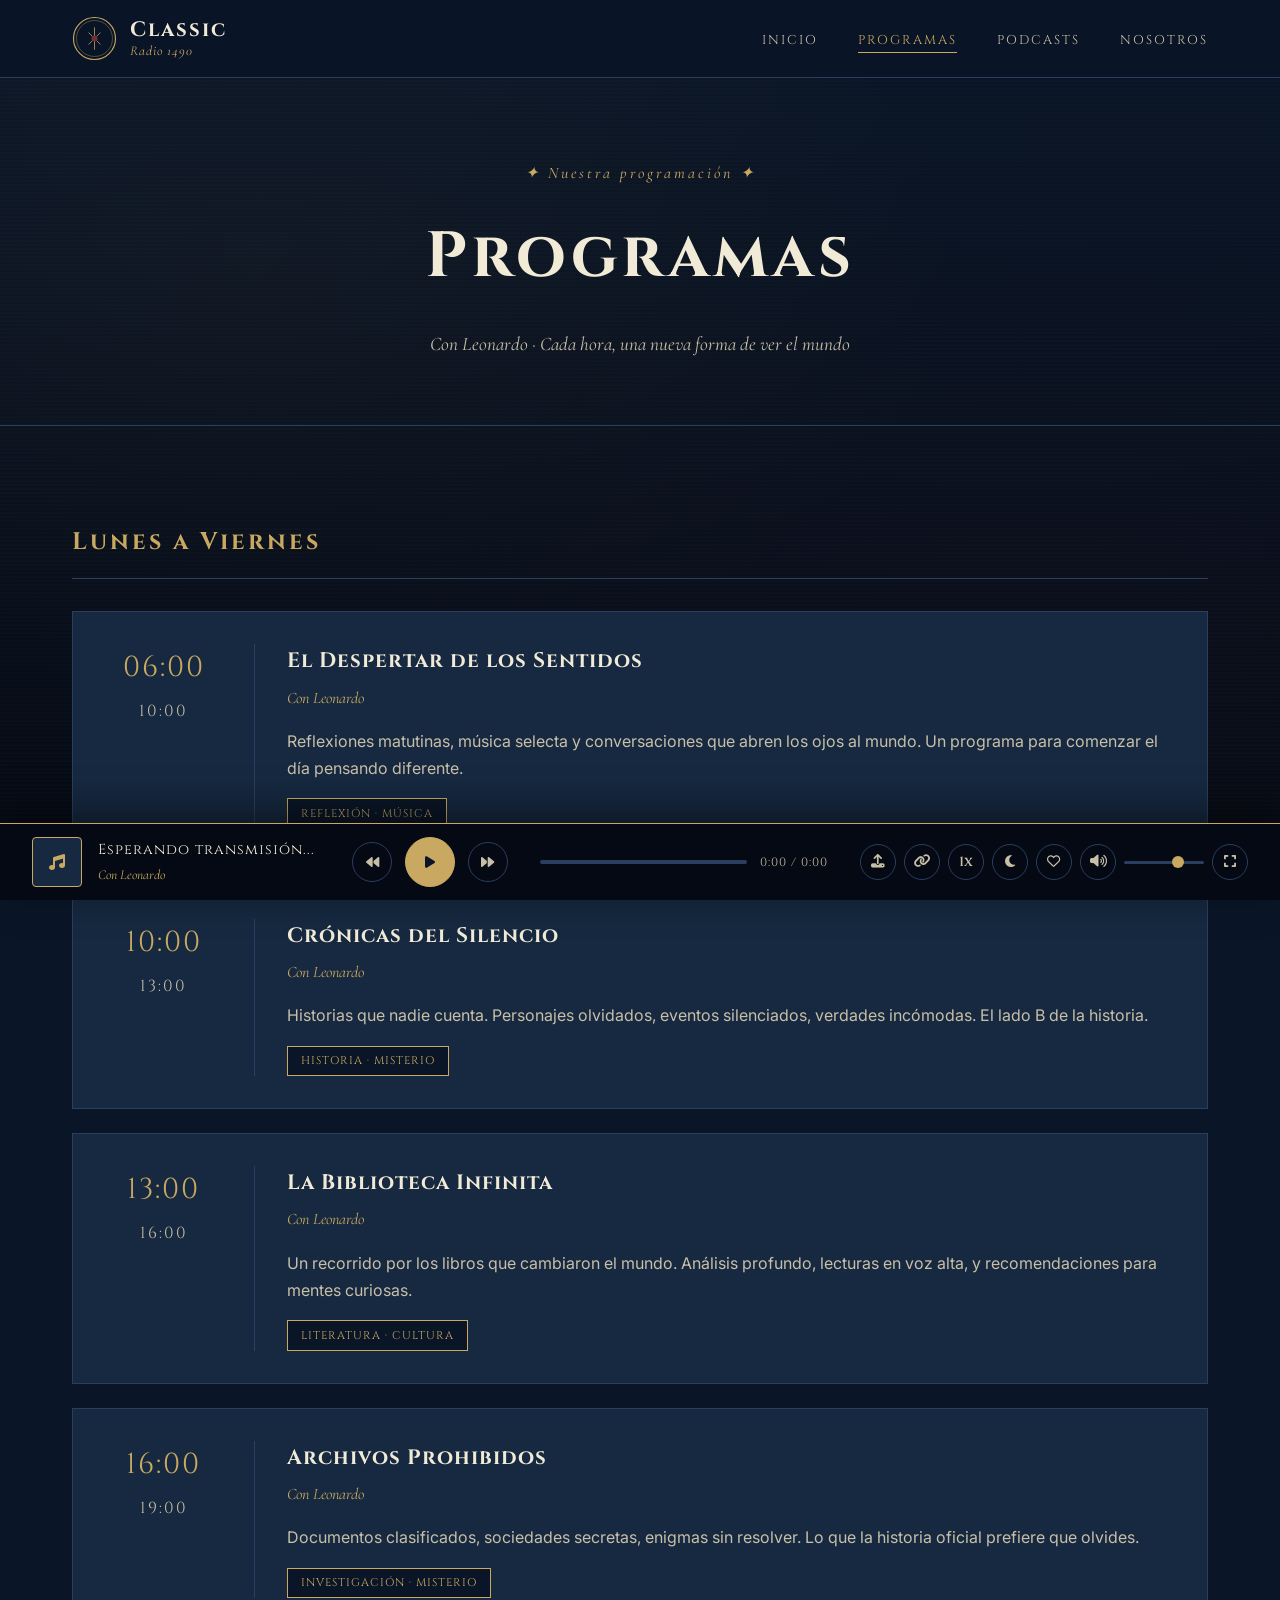
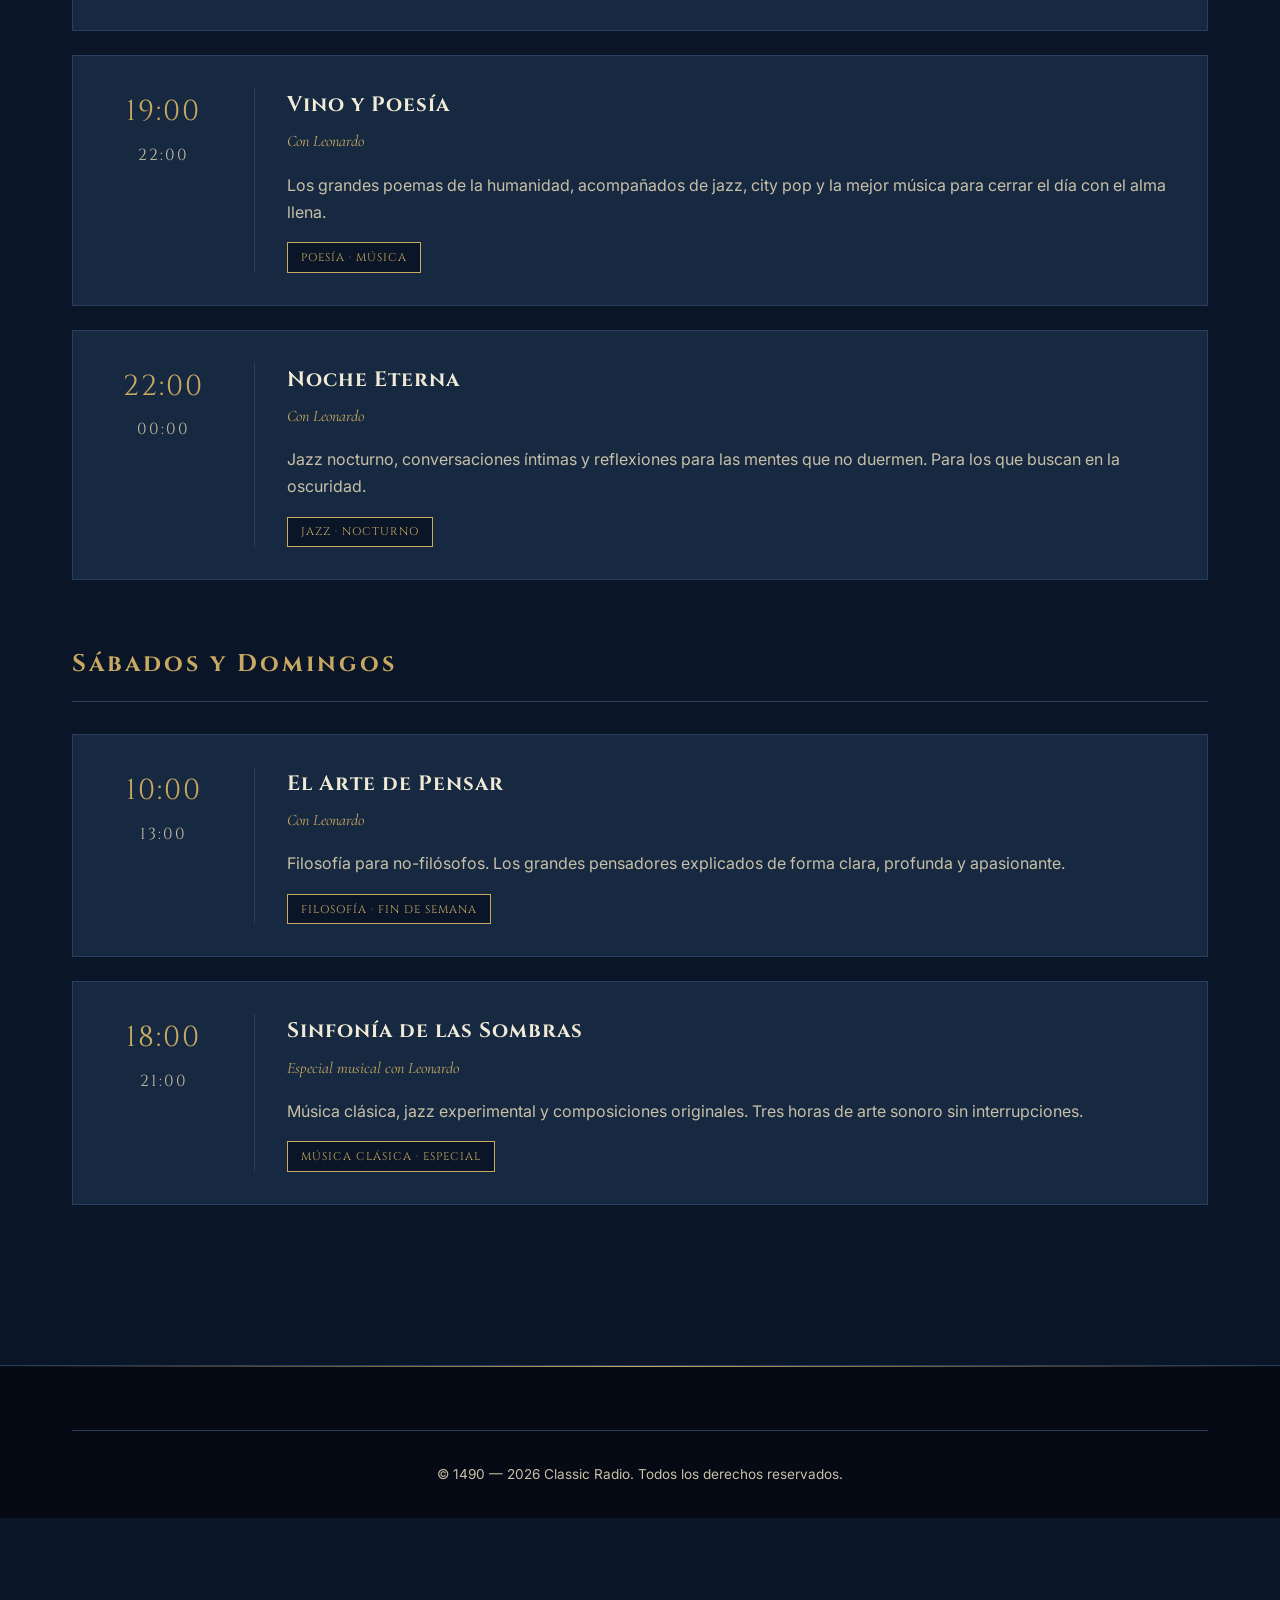
<file: programas.html>
<!DOCTYPE html>
<html lang="es">
<head>
    <meta charset="UTF-8">
    <meta name="viewport" content="width=device-width, initial-scale=1.0">
    <title>Programación — Classic Radio 1490</title>
    <link rel="preconnect" href="https://fonts.googleapis.com">
    <link rel="preconnect" href="https://fonts.gstatic.com" crossorigin>
    <link href="https://fonts.googleapis.com/css2?family=Cormorant+Garamond:ital,wght@0,400;0,600;0,700;1,400&family=Cinzel:wght@400;600;700&family=Inter:wght@300;400;500&display=swap" rel="stylesheet">
    <link rel="stylesheet" href="https://cdnjs.cloudflare.com/ajax/libs/font-awesome/6.4.0/css/all.min.css">
    <link rel="stylesheet" href="styles.css">
</head>
<body>

    <div class="visual-background">
        <div class="bg-overlay"></div>
        <div class="bg-particles" id="particles"></div>
    </div>

    <nav class="navbar">
        <div class="container nav-container">
            <a href="index.html" class="logo-link">
                <svg class="logo-svg" viewBox="0 0 60 60">
                    <circle cx="30" cy="30" r="28" fill="none" stroke="#C9A961" stroke-width="1.5"/>
                    <circle cx="30" cy="30" r="24" fill="none" stroke="#C9A961" stroke-width="0.5"/>
                    <path d="M30 15 L30 45 M22 22 L38 38 M38 22 L22 38" stroke="#C9A961" stroke-width="1" fill="none"/>
                    <circle cx="30" cy="30" r="4" fill="#722F37"/>
                </svg>
                <div class="logo-text">
                    <span class="logo-name">Classic</span>
                    <span class="logo-sub">Radio 1490</span>
                </div>
            </a>
            <ul class="nav-links">
                <li><a href="index.html">Inicio</a></li>
                <li><a href="programas.html" class="active">Programas</a></li>
                <li><a href="podcasts.html">Podcasts</a></li>
                <li><a href="nosotros.html">Nosotros</a></li>
            </ul>
            <button class="menu-toggle" aria-label="Menú"><span></span><span></span><span></span></button>
        </div>
    </nav>

    <section class="page-hero">
        <div class="container">
            <p class="page-eyebrow">✦ Nuestra programación ✦</p>
            <h1 class="page-title">Programas</h1>
            <p class="page-subtitle">Con Leonardo · Cada hora, una nueva forma de ver el mundo</p>
        </div>
    </section>

    <section class="schedule-section">
        <div class="container">
            <div class="schedule-day">
                <h2 class="day-title">Lunes a Viernes</h2>
                
                <div class="schedule-grid">
                    <article class="schedule-item">
                        <div class="schedule-time">
                            <span class="time-start">06:00</span>
                            <span class="time-end">10:00</span>
                        </div>
                        <div class="schedule-content">
                            <h3>El Despertar de los Sentidos</h3>
                            <p class="schedule-host">Con Leonardo</p>
                            <p class="schedule-desc">Reflexiones matutinas, música selecta y conversaciones que abren los ojos al mundo. Un programa para comenzar el día pensando diferente.</p>
                            <span class="schedule-tag">Reflexión · Música</span>
                        </div>
                    </article>

                    <article class="schedule-item">
                        <div class="schedule-time">
                            <span class="time-start">10:00</span>
                            <span class="time-end">13:00</span>
                        </div>
                        <div class="schedule-content">
                            <h3>Crónicas del Silencio</h3>
                            <p class="schedule-host">Con Leonardo</p>
                            <p class="schedule-desc">Historias que nadie cuenta. Personajes olvidados, eventos silenciados, verdades incómodas. El lado B de la historia.</p>
                            <span class="schedule-tag">Historia · Misterio</span>
                        </div>
                    </article>

                    <article class="schedule-item">
                        <div class="schedule-time">
                            <span class="time-start">13:00</span>
                            <span class="time-end">16:00</span>
                        </div>
                        <div class="schedule-content">
                            <h3>La Biblioteca Infinita</h3>
                            <p class="schedule-host">Con Leonardo</p>
                            <p class="schedule-desc">Un recorrido por los libros que cambiaron el mundo. Análisis profundo, lecturas en voz alta, y recomendaciones para mentes curiosas.</p>
                            <span class="schedule-tag">Literatura · Cultura</span>
                        </div>
                    </article>

                    <article class="schedule-item">
                        <div class="schedule-time">
                            <span class="time-start">16:00</span>
                            <span class="time-end">19:00</span>
                        </div>
                        <div class="schedule-content">
                            <h3>Archivos Prohibidos</h3>
                            <p class="schedule-host">Con Leonardo</p>
                            <p class="schedule-desc">Documentos clasificados, sociedades secretas, enigmas sin resolver. Lo que la historia oficial prefiere que olvides.</p>
                            <span class="schedule-tag">Investigación · Misterio</span>
                        </div>
                    </article>

                    <article class="schedule-item">
                        <div class="schedule-time">
                            <span class="time-start">19:00</span>
                            <span class="time-end">22:00</span>
                        </div>
                        <div class="schedule-content">
                            <h3>Vino y Poesía</h3>
                            <p class="schedule-host">Con Leonardo</p>
                            <p class="schedule-desc">Los grandes poemas de la humanidad, acompañados de jazz, city pop y la mejor música para cerrar el día con el alma llena.</p>
                            <span class="schedule-tag">Poesía · Música</span>
                        </div>
                    </article>

                    <article class="schedule-item">
                        <div class="schedule-time">
                            <span class="time-start">22:00</span>
                            <span class="time-end">00:00</span>
                        </div>
                        <div class="schedule-content">
                            <h3>Noche Eterna</h3>
                            <p class="schedule-host">Con Leonardo</p>
                            <p class="schedule-desc">Jazz nocturno, conversaciones íntimas y reflexiones para las mentes que no duermen. Para los que buscan en la oscuridad.</p>
                            <span class="schedule-tag">Jazz · Nocturno</span>
                        </div>
                    </article>
                </div>
            </div>

            <div class="schedule-day">
                <h2 class="day-title">Sábados y Domingos</h2>
                <div class="schedule-grid">
                    <article class="schedule-item">
                        <div class="schedule-time">
                            <span class="time-start">10:00</span>
                            <span class="time-end">13:00</span>
                        </div>
                        <div class="schedule-content">
                            <h3>El Arte de Pensar</h3>
                            <p class="schedule-host">Con Leonardo</p>
                            <p class="schedule-desc">Filosofía para no-filósofos. Los grandes pensadores explicados de forma clara, profunda y apasionante.</p>
                            <span class="schedule-tag">Filosofía · Fin de semana</span>
                        </div>
                    </article>

                    <article class="schedule-item">
                        <div class="schedule-time">
                            <span class="time-start">18:00</span>
                            <span class="time-end">21:00</span>
                        </div>
                        <div class="schedule-content">
                            <h3>Sinfonía de las Sombras</h3>
                            <p class="schedule-host">Especial musical con Leonardo</p>
                            <p class="schedule-desc">Música clásica, jazz experimental y composiciones originales. Tres horas de arte sonoro sin interrupciones.</p>
                            <span class="schedule-tag">Música clásica · Especial</span>
                        </div>
                    </article>
                </div>
            </div>
        </div>
    </section>

    <footer class="footer">
        <div class="container">
            <div class="footer-bottom">
                <p>© 1490 — 2026 Classic Radio. Todos los derechos reservados.</p>
            </div>
        </div>
    </footer>

    <div class="floating-player" id="floating-player">
        <div class="fp-info">
            <div class="fp-artwork"><i class="fas fa-music"></i></div>
            <div class="fp-text">
                <p class="fp-title" id="fp-title">Esperando transmisión...</p>
                <p class="fp-artist" id="fp-artist">Con Leonardo</p>
            </div>
        </div>
        <div class="fp-controls">
            <button class="fp-btn" id="fp-rewind"><i class="fas fa-backward"></i></button>
            <button class="fp-btn fp-play" id="fp-play"><i class="fas fa-play" id="fp-play-icon"></i></button>
            <button class="fp-btn" id="fp-forward"><i class="fas fa-forward"></i></button>
        </div>
        <div class="fp-progress">
            <div class="fp-progress-bar" id="fp-progress-bar">
                <div class="fp-progress-fill" id="fp-progress-fill"></div>
            </div>
            <span class="fp-time" id="fp-time">0:00 / 0:00</span>
        </div>
        <div class="fp-actions">
            <label for="fp-file" class="fp-action-btn"><i class="fas fa-upload"></i></label>
            <input type="file" id="fp-file" accept="audio/*" hidden>
            <button class="fp-action-btn" id="fp-url"><i class="fas fa-link"></i></button>
            <button class="fp-action-btn" id="fp-speed"><span id="fp-speed-label">1x</span></button>
            <button class="fp-action-btn" id="fp-sleep"><i class="fas fa-moon"></i></button>
            <button class="fp-action-btn" id="fp-favorite"><i class="far fa-heart" id="fp-fav-icon"></i></button>
            <button class="fp-action-btn" id="fp-volume-btn"><i class="fas fa-volume-high" id="fp-volume-icon"></i></button>
            <input type="range" id="fp-volume" min="0" max="100" value="70" class="fp-volume-slider">
            <button class="fp-action-btn" id="fp-expand"><i class="fas fa-expand"></i></button>
        </div>
        <audio id="main-audio" preload="metadata"></audio>
    </div>

    <div class="player-modal" id="player-modal">
        <div class="modal-content">
            <button class="modal-close" id="modal-close"><i class="fas fa-times"></i></button>
            <div class="modal-artwork"><i class="fas fa-music"></i></div>
            <h2 id="modal-title">Esperando transmisión...</h2>
            <p id="modal-artist">Con Leonardo</p>
            <div class="modal-visualizer" id="modal-visualizer">
                <span></span><span></span><span></span><span></span><span></span>
                <span></span><span></span><span></span><span></span><span></span>
                <span></span><span></span><span></span><span></span>
            </div>
            <div class="modal-progress">
                <span id="modal-current">0:00</span>
                <div class="modal-progress-bar" id="modal-progress-bar">
                    <div class="modal-progress-fill" id="modal-progress-fill"></div>
                </div>
                <span id="modal-total">0:00</span>
            </div>
            <div class="modal-controls">
                <button class="modal-btn" id="modal-rewind"><i class="fas fa-backward"></i></button>
                <button class="modal-btn modal-play" id="modal-play"><i class="fas fa-play" id="modal-play-icon"></i></button>
                <button class="modal-btn" id="modal-forward"><i class="fas fa-forward"></i></button>
            </div>
            <div class="modal-extra">
                <button class="modal-extra-btn" id="modal-speed"><i class="fas fa-gauge-high"></i> <span id="modal-speed-label">Velocidad: 1x</span></button>
                <button class="modal-extra-btn" id="modal-sleep"><i class="fas fa-moon"></i> <span>Temporizador</span></button>
                <button class="modal-extra-btn" id="modal-favorite"><i class="far fa-heart" id="modal-fav-icon"></i> <span>Favorito</span></button>
            </div>
            <div class="modal-volume">
                <i class="fas fa-volume-low"></i>
                <input type="range" id="modal-volume" min="0" max="100" value="70">
                <span id="modal-vol-value">70%</span>
            </div>
            <div class="modal-source">
                <p class="source-label">— Fuente de audio —</p>
                <div class="source-buttons">
                    <label for="modal-file" class="source-btn"><i class="fas fa-upload"></i> Subir audio</label>
                    <input type="file" id="modal-file" accept="audio/*" hidden>
                    <button class="source-btn" id="modal-url"><i class="fas fa-link"></i> Usar URL</button>
                    <button class="source-btn" id="modal-clear"><i class="fas fa-trash"></i> Limpiar</button>
                </div>
            </div>
        </div>
    </div>

    <div class="notification" id="notification">
        <i class="fas fa-check-circle"></i>
        <span id="notification-text"></span>
    </div>

    <script src="player.js"></script>
    <script src="main.js"></script>
</body>
</html>
</file>
<file: styles.css>
/* ============================================================
   CLASSIC RADIO 1490 — BIBLIOTECA DE MEDIANOCHE
   Azul profundo + Dorado antiguo + Burdeos
============================================================ */

:root {
    --midnight: #0A1628;
    --deep-blue: #162940;
    --navy: #1F3A5F;
    --gold: #C9A961;
    --gold-light: #D4B876;
    --gold-dim: #A68545;
    --burgundy: #722F37;
    --burgundy-light: #8B3A44;
    --moss: #4A5D4F;
    --pearl: #F0EAD6;
    --pearl-dim: #C8BFA8;
    --ink: #050A14;
    --border: #2A3F5F;
    --font-display: 'Cinzel', serif;
    --font-heading: 'Cormorant Garamond', serif;
    --font-body: 'Inter', sans-serif;
    --ease: cubic-bezier(0.4, 0, 0.2, 1);
}

* { margin: 0; padding: 0; box-sizing: border-box; }
html { scroll-behavior: smooth; }

body {
    font-family: var(--font-body);
    background-color: var(--midnight);
    color: var(--pearl);
    line-height: 1.7;
    overflow-x: hidden;
    padding-bottom: 100px;
}

.container { max-width: 1200px; margin: 0 auto; padding: 0 2rem; }

/* ---------- FONDO ---------- */
.visual-background {
    position: fixed;
    inset: 0;
    z-index: -1;
    background: 
        radial-gradient(ellipse at 20% 30%, rgba(201, 169, 97, 0.04) 0%, transparent 50%),
        radial-gradient(ellipse at 80% 70%, rgba(114, 47, 55, 0.04) 0%, transparent 50%),
        linear-gradient(180deg, var(--midnight) 0%, var(--ink) 100%);
}

.bg-overlay {
    position: absolute;
    inset: 0;
    background-image: repeating-linear-gradient(0deg, transparent, transparent 2px, rgba(201, 169, 97, 0.015) 2px, rgba(201, 169, 97, 0.015) 4px);
    pointer-events: none;
}

.bg-particles { position: absolute; inset: 0; overflow: hidden; }

.particle {
    position: absolute;
    width: 2px;
    height: 2px;
    background: var(--gold);
    border-radius: 50%;
    opacity: 0;
    animation: float-particle 15s infinite;
}

@keyframes float-particle {
    0% { opacity: 0; transform: translateY(100vh) translateX(0); }
    10% { opacity: 0.6; }
    90% { opacity: 0.6; }
    100% { opacity: 0; transform: translateY(-100px) translateX(100px); }
}

/* ---------- NAVBAR ---------- */
.navbar {
    position: fixed;
    top: 0;
    width: 100%;
    z-index: 100;
    background: rgba(10, 22, 40, 0.95);
    backdrop-filter: blur(15px);
    border-bottom: 1px solid var(--border);
    padding: 1rem 0;
}

.nav-container { display: flex; justify-content: space-between; align-items: center; }

.logo-link { display: flex; align-items: center; gap: 0.8rem; text-decoration: none; color: var(--pearl); }
.logo-svg { width: 45px; height: 45px; transition: transform 0.4s var(--ease); }
.logo-link:hover .logo-svg { transform: rotate(15deg); }

.logo-text { display: flex; flex-direction: column; line-height: 1; }
.logo-name { font-family: var(--font-display); font-size: 1.3rem; font-weight: 700; letter-spacing: 2px; }
.logo-sub { font-family: var(--font-heading); font-style: italic; font-size: 0.85rem; color: var(--gold); letter-spacing: 1px; margin-top: 0.2rem; }

.nav-links { display: flex; list-style: none; gap: 2.5rem; }

.nav-links a {
    color: var(--pearl-dim);
    text-decoration: none;
    font-family: var(--font-display);
    font-size: 0.8rem;
    letter-spacing: 2px;
    text-transform: uppercase;
    transition: color 0.3s var(--ease);
    position: relative;
    padding-bottom: 4px;
}

.nav-links a::after {
    content: '';
    position: absolute;
    bottom: 0;
    left: 0;
    width: 0;
    height: 1px;
    background: var(--gold);
    transition: width 0.3s var(--ease);
}

.nav-links a:hover, .nav-links a.active { color: var(--gold); }
.nav-links a:hover::after, .nav-links a.active::after { width: 100%; }

.menu-toggle { display: none; flex-direction: column; gap: 5px; background: transparent; border: none; cursor: pointer; padding: 8px; }
.menu-toggle span { width: 25px; height: 2px; background: var(--gold); transition: all 0.3s var(--ease); }

/* ---------- HERO ---------- */
.hero {
    min-height: 100vh;
    display: flex;
    align-items: center;
    justify-content: center;
    text-align: center;
    padding: 8rem 2rem 4rem;
    position: relative;
}

.hero-ornament { position: absolute; width: 120px; height: 120px; border: 1px solid var(--gold); opacity: 0.15; }
.hero-ornament.top-left { top: 100px; left: 40px; border-right: none; border-bottom: none; }
.hero-ornament.top-right { top: 100px; right: 40px; border-left: none; border-bottom: none; }
.hero-ornament.bottom-left { bottom: 40px; left: 40px; border-right: none; border-top: none; }
.hero-ornament.bottom-right { bottom: 40px; right: 40px; border-left: none; border-top: none; }

.hero-content { max-width: 800px; position: relative; z-index: 2; }

.hero-seal { width: 140px; height: 140px; margin: 0 auto 2rem; animation: fadeIn 1s var(--ease); }
.hero-seal svg { width: 100%; height: 100%; }

.hero-eyebrow { font-family: var(--font-heading); font-style: italic; color: var(--gold); font-size: 1rem; letter-spacing: 3px; margin-bottom: 1.5rem; animation: fadeInUp 1s var(--ease) 0.2s both; }

.hero-title {
    font-family: var(--font-display);
    font-size: clamp(2.5rem, 5vw, 4rem);
    font-weight: 600;
    color: var(--pearl);
    line-height: 1.2;
    margin-bottom: 1.5rem;
    letter-spacing: 2px;
    animation: fadeInUp 1s var(--ease) 0.4s both;
}

.hero-title em { font-family: var(--font-heading); font-style: italic; color: var(--gold); font-weight: 400; }

.hero-description { font-family: var(--font-heading); font-size: 1.2rem; color: var(--pearl-dim); max-width: 600px; margin: 0 auto 2rem; font-style: italic; animation: fadeInUp 1s var(--ease) 0.6s both; }

.hero-divider { display: flex; align-items: center; justify-content: center; gap: 1rem; margin-bottom: 2.5rem; animation: fadeInUp 1s var(--ease) 0.8s both; }
.hero-divider span { width: 80px; height: 1px; background: linear-gradient(90deg, transparent, var(--gold), transparent); }
.hero-divider i { color: var(--gold); font-size: 1rem; }

.hero-cta-group { display: flex; gap: 1.5rem; justify-content: center; flex-wrap: wrap; animation: fadeInUp 1s var(--ease) 1s both; }

.btn-primary {
    display: inline-flex;
    align-items: center;
    gap: 0.8rem;
    padding: 1rem 2.5rem;
    background: var(--gold);
    color: var(--midnight);
    text-decoration: none;
    font-family: var(--font-display);
    font-size: 0.85rem;
    letter-spacing: 3px;
    text-transform: uppercase;
    border: 1px solid var(--gold);
    transition: all 0.4s var(--ease);
}

.btn-primary:hover { background: var(--gold-light); border-color: var(--gold-light); transform: translateY(-2px); box-shadow: 0 10px 30px rgba(201, 169, 97, 0.3); }

.btn-secondary {
    display: inline-flex;
    align-items: center;
    gap: 0.8rem;
    padding: 1rem 2.5rem;
    background: transparent;
    color: var(--gold);
    text-decoration: none;
    font-family: var(--font-display);
    font-size: 0.85rem;
    letter-spacing: 3px;
    text-transform: uppercase;
    border: 1px solid var(--gold);
    transition: all 0.4s var(--ease);
}

.btn-secondary:hover { background: var(--gold); color: var(--midnight); transform: translateY(-2px); }

/* ---------- PAGE HERO ---------- */
.page-hero { padding: 10rem 2rem 4rem; text-align: center; border-bottom: 1px solid var(--border); }
.page-eyebrow { font-family: var(--font-heading); font-style: italic; color: var(--gold); font-size: 1rem; letter-spacing: 3px; margin-bottom: 1rem; }
.page-title { font-family: var(--font-display); font-size: clamp(2.5rem, 5vw, 4rem); color: var(--pearl); letter-spacing: 4px; margin-bottom: 1rem; }
.page-subtitle { font-family: var(--font-heading); font-style: italic; color: var(--pearl-dim); font-size: 1.2rem; }

/* ---------- SECCIONES ---------- */
.section-header { text-align: center; margin-bottom: 4rem; }
.section-ornament { display: block; color: var(--gold); font-size: 1.8rem; margin-bottom: 1rem; }
.section-title { font-family: var(--font-display); font-size: clamp(2rem, 4vw, 2.8rem); color: var(--pearl); letter-spacing: 4px; text-transform: uppercase; margin-bottom: 0.8rem; font-weight: 600; }
.section-subtitle { font-family: var(--font-heading); font-style: italic; color: var(--gold); font-size: 1.1rem; letter-spacing: 1px; }

/* ---------- EN VIVO ---------- */
.on-air-section { padding: 6rem 2rem; }

.on-air-card {
    max-width: 800px;
    margin: 0 auto;
    background: var(--deep-blue);
    border: 1px solid var(--border);
    border-radius: 4px;
    padding: 3rem;
    position: relative;
    overflow: hidden;
    transition: all 0.4s var(--ease);
}

.on-air-card::before {
    content: '';
    position: absolute;
    top: 0;
    left: 0;
    width: 100%;
    height: 3px;
    background: linear-gradient(90deg, var(--burgundy), var(--gold));
}

.on-air-card:hover {
    box-shadow: 0 20px 60px rgba(0, 0, 0, 0.4);
    border-color: rgba(201, 169, 97, 0.3);
}

.on-air-live { display: flex; align-items: center; gap: 0.5rem; font-family: var(--font-display); font-size: 0.8rem; letter-spacing: 2px; color: var(--burgundy-light); margin-bottom: 1.5rem; }
.live-dot { width: 8px; height: 8px; background: var(--burgundy-light); border-radius: 50%; animation: pulse 1.5s infinite; }
@keyframes pulse { 0%, 100% { opacity: 1; box-shadow: 0 0 0 0 rgba(139, 58, 68, 0.5); } 50% { opacity: 0.6; box-shadow: 0 0 0 8px rgba(139, 58, 68, 0); } }

.on-air-time { display: block; font-family: var(--font-display); font-size: 0.85rem; color: var(--gold); letter-spacing: 2px; margin-bottom: 0.5rem; }
.on-air-info h3 { font-family: var(--font-display); font-size: 2rem; color: var(--pearl); margin-bottom: 0.5rem; letter-spacing: 1px; }
.on-air-host { font-family: var(--font-heading); font-style: italic; color: var(--pearl-dim); font-size: 1.1rem; margin-bottom: 1rem; }
.on-air-host strong { color: var(--gold); font-style: normal; }
.on-air-desc { color: var(--pearl-dim); line-height: 1.8; margin-bottom: 2rem; }

.on-air-next { padding-top: 1.5rem; border-top: 1px solid var(--border); }
.next-label { display: block; font-family: var(--font-display); font-size: 0.75rem; letter-spacing: 2px; color: var(--gold); text-transform: uppercase; margin-bottom: 0.3rem; }
.next-show { font-family: var(--font-heading); font-style: italic; color: var(--pearl-dim); font-size: 1.1rem; }

/* ---------- PROGRAMAS GRID ---------- */
.featured-section { padding: 6rem 2rem; background: var(--deep-blue); border-top: 1px solid var(--border); border-bottom: 1px solid var(--border); }

.programs-grid { display: grid; grid-template-columns: repeat(auto-fit, minmax(240px, 1fr)); gap: 2rem; }

.program-card {
    background: var(--midnight);
    border: 1px solid var(--border);
    padding: 2rem;
    text-align: center;
    text-decoration: none;
    color: var(--pearl);
    transition: all 0.4s var(--ease);
    position: relative;
    overflow: hidden;
}

.program-card::before {
    content: '';
    position: absolute;
    top: 0;
    left: 50%;
    transform: translateX(-50%);
    width: 40px;
    height: 2px;
    background: var(--gold);
    transition: width 0.4s var(--ease);
}

.program-card:hover { transform: translateY(-5px); border-color: var(--gold); box-shadow: 0 15px 40px rgba(0, 0, 0, 0.4); }
.program-card:hover::before { width: 80px; }

.program-icon { font-size: 2rem; color: var(--gold); margin-bottom: 1rem; }
.program-card h3 { font-family: var(--font-display); font-size: 1.1rem; letter-spacing: 1px; margin-bottom: 0.5rem; }
.program-time { font-family: var(--font-display); font-size: 0.75rem; color: var(--gold); letter-spacing: 2px; margin-bottom: 1rem; }
.program-desc { font-family: var(--font-heading); font-style: italic; color: var(--pearl-dim); font-size: 0.95rem; }

/* ---------- QUOTE ---------- */
.quote-section {
    padding: 8rem 2rem;
    text-align: center;
    position: relative;
    background: var(--deep-blue);
    border-top: 1px solid var(--border);
    border-bottom: 1px solid var(--border);
}
.quote-mark { font-family: var(--font-display); font-size: 10rem; color: var(--gold); line-height: 1; opacity: 0.15; display: block; margin-bottom: -3rem; }
.quote-text { font-family: var(--font-heading); font-style: italic; font-size: clamp(1.5rem, 3vw, 2.2rem); color: var(--pearl); line-height: 1.6; margin-bottom: 2rem; }
.quote-text em { color: var(--gold); }
.quote-author { font-family: var(--font-display); color: var(--gold); font-size: 0.9rem; letter-spacing: 3px; text-transform: uppercase; font-style: normal; }

/* ---------- FILTROS ---------- */
.filter-section { padding: 2rem 2rem 0; }

.filter-bar {
    display: flex;
    gap: 0.8rem;
    flex-wrap: wrap;
    justify-content: center;
    margin-bottom: 2rem;
}

.filter-btn {
    padding: 0.6rem 1.3rem;
    background: transparent;
    border: 1px solid var(--border);
    color: var(--pearl-dim);
    font-family: var(--font-display);
    font-size: 0.75rem;
    letter-spacing: 2px;
    text-transform: uppercase;
    cursor: pointer;
    border-radius: 2px;
    transition: all 0.3s var(--ease);
}

.filter-btn:hover { border-color: var(--gold); color: var(--gold); }
.filter-btn.active { background: var(--gold); color: var(--midnight); border-color: var(--gold); }

/* ---------- PODCASTS ---------- */
.podcasts-section { padding: 4rem 2rem 6rem; }
.podcasts-grid { display: grid; grid-template-columns: repeat(auto-fit, minmax(320px, 1fr)); gap: 2rem; }

.podcast-card {
    background: var(--deep-blue);
    border: 1px solid var(--border);
    overflow: hidden;
    transition: all 0.5s var(--ease);
    position: relative;
}

.podcast-card.hidden { display: none; }

.podcast-card::after {
    content: '';
    position: absolute;
    bottom: 0;
    left: 0;
    width: 100%;
    height: 3px;
    background: linear-gradient(90deg, var(--gold), var(--burgundy));
    transform: scaleX(0);
    transition: transform 0.4s var(--ease);
}

.podcast-card:hover::after { transform: scaleX(1); }

.podcast-card:hover {
    transform: translateY(-8px);
    border-color: var(--gold);
    box-shadow: 0 25px 60px rgba(0, 0, 0, 0.4);
}

.podcast-cover {
    height: 180px;
    background: linear-gradient(135deg, var(--midnight) 0%, var(--navy) 100%);
    display: flex;
    align-items: center;
    justify-content: center;
    font-size: 3.5rem;
    color: var(--gold);
    border-bottom: 1px solid var(--border);
    position: relative;
    overflow: hidden;
}

.podcast-cover::before {
    content: '';
    position: absolute;
    inset: 0;
    background: radial-gradient(circle at 50% 50%, rgba(201, 169, 97, 0.1) 0%, transparent 70%);
}

.podcast-cover::after {
    content: '';
    position: absolute;
    inset: 15px;
    border: 1px solid rgba(201, 169, 97, 0.15);
    border-radius: 50%;
}

.podcast-info { padding: 1.8rem; }
.podcast-series { font-family: var(--font-display); font-size: 0.7rem; letter-spacing: 2px; color: var(--gold); text-transform: uppercase; margin-bottom: 0.5rem; display: block; }
.podcast-info h3 { font-family: var(--font-display); font-size: 1.2rem; color: var(--pearl); margin-bottom: 1rem; letter-spacing: 1px; line-height: 1.3; }
.podcast-desc { color: var(--pearl-dim); line-height: 1.7; margin-bottom: 1.5rem; font-size: 0.9rem; }

.podcast-meta { display: flex; gap: 1.5rem; margin-bottom: 1.5rem; color: var(--pearl-dim); font-size: 0.8rem; }
.podcast-meta i { color: var(--gold); margin-right: 0.3rem; }

.podcast-play {
    width: 100%;
    padding: 1rem;
    background: var(--gold);
    color: var(--midnight);
    border: none;
    font-family: var(--font-display);
    font-size: 0.8rem;
    letter-spacing: 2px;
    text-transform: uppercase;
    cursor: pointer;
    transition: all 0.3s var(--ease);
    display: flex;
    align-items: center;
    justify-content: center;
    gap: 0.5rem;
    position: relative;
    overflow: hidden;
}

.podcast-play::before {
    content: '';
    position: absolute;
    top: 50%;
    left: 50%;
    width: 0;
    height: 0;
    background: rgba(255, 255, 255, 0.2);
    border-radius: 50%;
    transform: translate(-50%, -50%);
    transition: width 0.5s var(--ease), height 0.5s var(--ease);
}

.podcast-play:hover::before { width: 300px; height: 300px; }
.podcast-play:hover { background: var(--gold-light); }
.podcast-play.playing { background: var(--burgundy); color: var(--pearl); }

/* ---------- SCHEDULE ---------- */
.schedule-section { padding: 6rem 2rem; }
.schedule-day { margin-bottom: 4rem; }
.day-title { font-family: var(--font-display); font-size: 1.5rem; color: var(--gold); letter-spacing: 3px; margin-bottom: 2rem; padding-bottom: 1rem; border-bottom: 1px solid var(--border); }

.schedule-grid { display: flex; flex-direction: column; gap: 1.5rem; }

.schedule-item {
    display: grid;
    grid-template-columns: 150px 1fr;
    gap: 2rem;
    background: var(--deep-blue);
    border: 1px solid var(--border);
    padding: 2rem;
    transition: all 0.4s var(--ease);
    position: relative;
    overflow: hidden;
}

.schedule-item::before {
    content: '';
    position: absolute;
    left: 0;
    top: 0;
    width: 3px;
    height: 100%;
    background: var(--gold);
    transform: scaleY(0);
    transition: transform 0.4s var(--ease);
}

.schedule-item:hover::before { transform: scaleY(1); }
.schedule-item:hover { border-color: var(--gold); transform: translateX(8px); box-shadow: 0 10px 30px rgba(0, 0, 0, 0.3); }

.schedule-time { text-align: center; border-right: 1px solid var(--border); padding-right: 2rem; }
.time-start { display: block; font-family: var(--font-display); font-size: 1.8rem; color: var(--gold); letter-spacing: 2px; }
.time-end { display: block; font-family: var(--font-display); font-size: 1rem; color: var(--pearl-dim); letter-spacing: 2px; margin-top: 0.3rem; }

.schedule-content h3 { font-family: var(--font-display); font-size: 1.3rem; color: var(--pearl); margin-bottom: 0.3rem; letter-spacing: 1px; }
.schedule-host { font-family: var(--font-heading); font-style: italic; color: var(--gold); margin-bottom: 1rem; }
.schedule-desc { color: var(--pearl-dim); line-height: 1.7; margin-bottom: 1rem; }
.schedule-tag { display: inline-block; padding: 0.3rem 0.8rem; background: var(--midnight); border: 1px solid var(--gold); color: var(--gold); font-family: var(--font-display); font-size: 0.7rem; letter-spacing: 1px; text-transform: uppercase; }

/* ---------- NOSOTROS ---------- */
.about-story { padding: 6rem 2rem; }

.story-intro { max-width: 800px; margin: 0 auto 5rem; text-align: center; }
.story-intro h2 { font-family: var(--font-display); font-size: 2.5rem; color: var(--pearl); margin-bottom: 1.5rem; letter-spacing: 3px; }
.story-lead { font-family: var(--font-heading); font-size: 1.8rem; color: var(--pearl); margin-bottom: 2rem; line-height: 1.5; }
.story-lead em { color: var(--gold); font-style: italic; }
.story-intro > p { color: var(--pearl-dim); font-size: 1.1rem; line-height: 1.9; }

.leonardo-profile {
    display: grid;
    grid-template-columns: 300px 1fr;
    gap: 4rem;
    background: var(--deep-blue);
    border: 1px solid var(--border);
    padding: 3.5rem;
    margin-bottom: 5rem;
    align-items: center;
    position: relative;
    overflow: hidden;
}

.leonardo-profile::before {
    content: '';
    position: absolute;
    top: 0;
    left: 0;
    width: 100%;
    height: 3px;
    background: linear-gradient(90deg, var(--gold), var(--burgundy), var(--gold));
}

.leonardo-photo {
    width: 300px;
    height: 360px;
    position: relative;
}

.leonardo-photo-inner {
    width: 100%;
    height: 100%;
    background: var(--midnight);
    border: 2px solid var(--gold);
    display: flex;
    align-items: center;
    justify-content: center;
    font-size: 5rem;
    color: var(--gold);
    position: relative;
    overflow: hidden;
}

.leonardo-photo-inner::after {
    content: '';
    position: absolute;
    inset: 8px;
    border: 1px solid rgba(201, 169, 97, 0.3);
}

.leonardo-label {
    display: inline-block;
    font-family: var(--font-display);
    font-size: 0.7rem;
    letter-spacing: 3px;
    text-transform: uppercase;
    color: var(--gold);
    margin-bottom: 0.8rem;
    padding: 0.3rem 0.8rem;
    border: 1px solid var(--gold);
}

.leonardo-info h3 {
    font-family: var(--font-display);
    font-size: 2.5rem;
    color: var(--pearl);
    margin-bottom: 1.5rem;
    letter-spacing: 3px;
}

.leonardo-bio {
    color: var(--pearl-dim);
    line-height: 1.9;
    margin-bottom: 1.2rem;
    font-size: 1.05rem;
}

.leonardo-quote {
    font-family: var(--font-heading);
    font-style: italic;
    color: var(--pearl);
    font-size: 1.3rem;
    padding: 1.5rem 2rem;
    border-left: 3px solid var(--gold);
    margin: 2rem 0;
    background: rgba(201, 169, 97, 0.05);
    line-height: 1.6;
}

.leonardo-shows {
    display: flex;
    gap: 0.6rem;
    flex-wrap: wrap;
    margin-top: 1.5rem;
}

.leonardo-shows span {
    padding: 0.4rem 1rem;
    background: var(--midnight);
    border: 1px solid var(--border);
    color: var(--gold);
    font-family: var(--font-display);
    font-size: 0.7rem;
    letter-spacing: 1px;
    transition: all 0.3s var(--ease);
}

.leonardo-shows span:hover {
    border-color: var(--gold);
    background: rgba(201, 169, 97, 0.1);
}

.story-values {
    display: grid;
    grid-template-columns: repeat(auto-fit, minmax(240px, 1fr));
    gap: 2rem;
    margin-bottom: 5rem;
}

.value-card {
    background: var(--deep-blue);
    border: 1px solid var(--border);
    padding: 2.5rem 2rem;
    text-align: center;
    transition: all 0.4s var(--ease);
    position: relative;
    overflow: hidden;
}

.value-card::before {
    content: '';
    position: absolute;
    top: 0;
    left: 50%;
    transform: translateX(-50%);
    width: 40px;
    height: 2px;
    background: var(--gold);
    transition: width 0.4s var(--ease);
}

.value-card:hover {
    transform: translateY(-8px);
    border-color: var(--gold);
    box-shadow: 0 20px 50px rgba(0, 0, 0, 0.3);
}

.value-card:hover::before { width: 80px; }

.value-icon {
    width: 60px;
    height: 60px;
    margin: 0 auto 1.5rem;
    border: 1px solid var(--gold);
    border-radius: 50%;
    display: flex;
    align-items: center;
    justify-content: center;
    transition: all 0.4s var(--ease);
}

.value-icon i { font-size: 1.5rem; color: var(--gold); }

.value-card:hover .value-icon {
    background: var(--gold);
    transform: rotate(10deg) scale(1.1);
}

.value-card:hover .value-icon i { color: var(--midnight); }

.value-card h3 {
    font-family: var(--font-display);
    font-size: 1.1rem;
    color: var(--pearl);
    margin-bottom: 0.8rem;
    letter-spacing: 2px;
}

.value-card p { color: var(--pearl-dim); font-size: 0.95rem; line-height: 1.7; }

.story-timeline {
    max-width: 800px;
    margin: 0 auto 5rem;
    text-align: center;
}

.story-timeline h2 {
    font-family: var(--font-display);
    font-size: 2.5rem;
    color: var(--pearl);
    margin-bottom: 3rem;
    letter-spacing: 3px;
}

.timeline { position: relative; padding-left: 3rem; text-align: left; }
.timeline::before { content: ''; position: absolute; left: 0; top: 0; bottom: 0; width: 2px; background: linear-gradient(180deg, var(--gold), var(--burgundy), var(--gold)); }

.timeline-item {
    position: relative;
    margin-bottom: 3rem;
    padding-left: 2rem;
    transition: all 0.4s var(--ease);
}

.timeline-item:hover { transform: translateX(10px); }

.timeline-item::before {
    content: '';
    position: absolute;
    left: -3.35rem;
    top: 0.5rem;
    width: 14px;
    height: 14px;
    background: var(--gold);
    border-radius: 50%;
    border: 3px solid var(--midnight);
    box-shadow: 0 0 10px rgba(201, 169, 97, 0.4);
    transition: all 0.3s var(--ease);
}

.timeline-item:hover::before {
    transform: scale(1.3);
    box-shadow: 0 0 20px rgba(201, 169, 97, 0.6);
}

.timeline-year {
    font-family: var(--font-display);
    font-size: 1.8rem;
    color: var(--gold);
    letter-spacing: 3px;
    margin-bottom: 0.5rem;
}

.timeline-content h4 {
    font-family: var(--font-display);
    font-size: 1.2rem;
    color: var(--pearl);
    margin-bottom: 0.5rem;
    letter-spacing: 1px;
}

.timeline-content p { color: var(--pearl-dim); line-height: 1.8; }

.story-contact {
    max-width: 800px;
    margin: 0 auto;
    text-align: center;
    padding: 4rem 0;
    border-top: 1px solid var(--border);
}

.story-contact h2 { font-family: var(--font-display); font-size: 2rem; color: var(--pearl); margin-bottom: 1rem; letter-spacing: 3px; }
.story-contact > p { color: var(--pearl-dim); font-size: 1.05rem; margin-bottom: 3rem; }

.contact-info { display: grid; grid-template-columns: repeat(auto-fit, minmax(200px, 1fr)); gap: 2rem; }

.contact-item {
    display: flex;
    gap: 1rem;
    align-items: flex-start;
    text-align: left;
    padding: 1.5rem;
    background: var(--deep-blue);
    border: 1px solid var(--border);
    transition: all 0.3s var(--ease);
}

.contact-item:hover {
    border-color: var(--gold);
    transform: translateY(-3px);
}

.contact-item i { font-size: 1.5rem; color: var(--gold); margin-top: 0.3rem; }
.contact-item strong { display: block; font-family: var(--font-display); color: var(--pearl); letter-spacing: 1px; margin-bottom: 0.3rem; font-size: 0.9rem; }
.contact-item p { color: var(--pearl-dim); font-size: 0.95rem; }

/* ---------- FOOTER ---------- */
.footer {
    padding: 4rem 2rem 2rem;
    background: var(--ink);
    border-top: 1px solid var(--border);
    position: relative;
}

.footer::before {
    content: '';
    position: absolute;
    top: 0;
    left: 0;
    width: 100%;
    height: 1px;
    background: linear-gradient(90deg, transparent, var(--gold), transparent);
}

.footer-grid { display: grid; grid-template-columns: 2fr 1fr 1fr; gap: 3rem; margin-bottom: 3rem; }
.footer-col h4 { font-family: var(--font-display); color: var(--gold); letter-spacing: 2px; margin-bottom: 1rem; font-size: 1rem; }
.footer-col p, .footer-col li { color: var(--pearl-dim); font-size: 0.9rem; line-height: 1.8; }
.footer-col ul { list-style: none; }
.footer-col a { color: var(--pearl-dim); text-decoration: none; transition: color 0.3s var(--ease); }
.footer-col a:hover { color: var(--gold); }
.footer-col li i { color: var(--gold); margin-right: 0.5rem; }
.footer-bottom { text-align: center; padding-top: 2rem; border-top: 1px solid var(--border); color: var(--pearl-dim); font-size: 0.85rem; }

/* ============================================================
   REPRODUCTOR FLOTANTE
============================================================ */
.floating-player {
    position: fixed;
    bottom: 0;
    left: 0;
    width: 100%;
    background: rgba(5, 10, 20, 0.98);
    backdrop-filter: blur(15px);
    border-top: 1px solid var(--gold);
    padding: 0.8rem 2rem;
    display: grid;
    grid-template-columns: 1fr auto 1fr auto;
    gap: 2rem;
    align-items: center;
    z-index: 90;
    box-shadow: 0 -10px 40px rgba(0, 0, 0, 0.5);
}

.fp-info { display: flex; align-items: center; gap: 1rem; min-width: 0; }

.fp-artwork {
    width: 50px;
    height: 50px;
    background: var(--deep-blue);
    border: 1px solid var(--gold);
    border-radius: 4px;
    display: flex;
    align-items: center;
    justify-content: center;
    color: var(--gold);
    flex-shrink: 0;
}

.fp-text { min-width: 0; }
.fp-title { font-family: var(--font-display); font-size: 0.9rem; color: var(--pearl); letter-spacing: 1px; white-space: nowrap; overflow: hidden; text-overflow: ellipsis; }
.fp-artist { font-family: var(--font-heading); font-style: italic; color: var(--gold); font-size: 0.85rem; white-space: nowrap; overflow: hidden; text-overflow: ellipsis; }

.fp-controls { display: flex; gap: 0.8rem; align-items: center; }

.fp-btn {
    width: 40px;
    height: 40px;
    border: 1px solid var(--border);
    background: transparent;
    color: var(--pearl-dim);
    border-radius: 50%;
    cursor: pointer;
    transition: all 0.3s var(--ease);
    display: flex;
    align-items: center;
    justify-content: center;
}

.fp-btn:hover { border-color: var(--gold); color: var(--gold); }

.fp-play { width: 50px; height: 50px; background: var(--gold); color: var(--midnight); border-color: var(--gold); }
.fp-play:hover { background: var(--gold-light); color: var(--midnight); }

.fp-progress { display: flex; align-items: center; gap: 0.8rem; min-width: 0; }
.fp-progress-bar { flex: 1; height: 4px; background: var(--border); border-radius: 2px; cursor: pointer; overflow: hidden; }
.fp-progress-fill { height: 100%; background: linear-gradient(90deg, var(--gold), var(--burgundy-light)); width: 0%; transition: width 0.1s linear; }
.fp-time { font-family: var(--font-display); font-size: 0.75rem; color: var(--pearl-dim); letter-spacing: 1px; white-space: nowrap; }

.fp-actions { display: flex; align-items: center; gap: 0.5rem; }

.fp-action-btn {
    width: 36px;
    height: 36px;
    border: 1px solid var(--border);
    background: transparent;
    color: var(--pearl-dim);
    border-radius: 50%;
    cursor: pointer;
    transition: all 0.3s var(--ease);
    display: flex;
    align-items: center;
    justify-content: center;
    font-size: 0.85rem;
    font-family: var(--font-display);
    font-weight: 600;
}

.fp-action-btn:hover { border-color: var(--gold); color: var(--gold); }
.fp-action-btn.active { background: var(--gold); color: var(--midnight); border-color: var(--gold); }

.fp-volume-slider {
    -webkit-appearance: none;
    width: 80px;
    height: 3px;
    background: var(--border);
    border-radius: 2px;
    outline: none;
}

.fp-volume-slider::-webkit-slider-thumb {
    -webkit-appearance: none;
    width: 12px;
    height: 12px;
    background: var(--gold);
    border-radius: 50%;
    cursor: pointer;
}

.fp-volume-slider::-moz-range-thumb {
    width: 12px;
    height: 12px;
    background: var(--gold);
    border-radius: 50%;
    cursor: pointer;
    border: none;
}

/* ---------- MODAL ---------- */
.player-modal {
    position: fixed;
    inset: 0;
    background: rgba(5, 10, 20, 0.98);
    backdrop-filter: blur(20px);
    z-index: 200;
    display: none;
    align-items: center;
    justify-content: center;
    padding: 2rem;
}

.player-modal.active { display: flex; }

.modal-content {
    max-width: 500px;
    width: 100%;
    background: var(--deep-blue);
    border: 1px solid var(--gold);
    border-radius: 4px;
    padding: 3rem;
    text-align: center;
    position: relative;
}

.modal-close {
    position: absolute;
    top: 1rem;
    right: 1rem;
    width: 40px;
    height: 40px;
    background: transparent;
    border: 1px solid var(--border);
    color: var(--pearl-dim);
    border-radius: 50%;
    cursor: pointer;
    transition: all 0.3s var(--ease);
}

.modal-close:hover { border-color: var(--gold); color: var(--gold); }

.modal-artwork {
    width: 200px;
    height: 200px;
    margin: 0 auto 2rem;
    background: var(--midnight);
    border: 2px solid var(--gold);
    border-radius: 50%;
    display: flex;
    align-items: center;
    justify-content: center;
    font-size: 5rem;
    color: var(--gold);
}

.modal-content h2 { font-family: var(--font-display); font-size: 1.5rem; color: var(--pearl); margin-bottom: 0.5rem; letter-spacing: 1px; }
.modal-content > p { font-family: var(--font-heading); font-style: italic; color: var(--gold); margin-bottom: 2rem; }

.modal-visualizer { display: flex; justify-content: center; align-items: flex-end; gap: 4px; height: 60px; margin-bottom: 2rem; }
.modal-visualizer span { display: block; width: 4px; background: linear-gradient(to top, var(--gold), var(--burgundy-light)); border-radius: 2px; height: 15%; }
.modal-visualizer.active span { animation: bars 0.8s infinite ease-in-out; }
.modal-visualizer.active span:nth-child(odd) { animation-delay: 0.1s; }
.modal-visualizer.active span:nth-child(even) { animation-delay: 0.3s; }
.modal-visualizer.active span:nth-child(3n) { animation-delay: 0.2s; }
@keyframes bars { 0%, 100% { height: 15%; } 50% { height: 90%; } }

.modal-progress { display: flex; align-items: center; gap: 1rem; margin-bottom: 2rem; font-family: var(--font-display); font-size: 0.8rem; color: var(--pearl-dim); }
.modal-progress-bar { flex: 1; height: 4px; background: var(--border); border-radius: 2px; cursor: pointer; overflow: hidden; }
.modal-progress-fill { height: 100%; background: linear-gradient(90deg, var(--gold), var(--burgundy-light)); width: 0%; transition: width 0.1s linear; }

.modal-controls { display: flex; justify-content: center; gap: 1.5rem; margin-bottom: 2rem; }
.modal-btn { width: 50px; height: 50px; border: 1px solid var(--border); background: transparent; color: var(--pearl-dim); border-radius: 50%; cursor: pointer; transition: all 0.3s var(--ease); display: flex; align-items: center; justify-content: center; }
.modal-btn:hover { border-color: var(--gold); color: var(--gold); }
.modal-play { width: 70px; height: 70px; background: var(--gold); color: var(--midnight); border-color: var(--gold); font-size: 1.3rem; }
.modal-play:hover { background: var(--gold-light); color: var(--midnight); }

.modal-extra { display: flex; justify-content: center; gap: 0.8rem; margin-bottom: 2rem; flex-wrap: wrap; }

.modal-extra-btn {
    padding: 0.6rem 1.2rem;
    background: transparent;
    border: 1px solid var(--border);
    color: var(--pearl-dim);
    font-family: var(--font-display);
    font-size: 0.7rem;
    letter-spacing: 1px;
    text-transform: uppercase;
    cursor: pointer;
    border-radius: 2px;
    transition: all 0.3s var(--ease);
    display: inline-flex;
    align-items: center;
    gap: 0.5rem;
}

.modal-extra-btn:hover { border-color: var(--gold); color: var(--gold); }
.modal-extra-btn.active { background: var(--gold); color: var(--midnight); border-color: var(--gold); }

.modal-volume { display: flex; align-items: center; justify-content: center; gap: 1rem; color: var(--pearl-dim); margin-bottom: 2rem; }
.modal-volume input { width: 150px; }

.modal-source { padding-top: 1.5rem; border-top: 1px solid var(--border); }
.source-label { font-family: var(--font-heading); font-style: italic; color: var(--pearl-dim); margin-bottom: 1rem; }
.source-buttons { display: flex; justify-content: center; gap: 0.8rem; flex-wrap: wrap; }

.source-btn {
    padding: 0.7rem 1.2rem;
    background: transparent;
    border: 1px solid var(--border);
    color: var(--pearl-dim);
    font-family: var(--font-display);
    font-size: 0.75rem;
    letter-spacing: 2px;
    text-transform: uppercase;
    cursor: pointer;
    transition: all 0.3s var(--ease);
    display: inline-flex;
    align-items: center;
    gap: 0.5rem;
}

.source-btn:hover { background: var(--gold); color: var(--midnight); border-color: var(--gold); }

/* ---------- NOTIFICACIÓN ---------- */
.notification {
    position: fixed;
    bottom: 120px;
    right: 2rem;
    background: var(--deep-blue);
    border: 1px solid var(--gold);
    color: var(--pearl);
    padding: 1rem 1.5rem;
    border-radius: 4px;
    display: flex;
    align-items: center;
    gap: 0.8rem;
    font-family: var(--font-display);
    font-size: 0.85rem;
    letter-spacing: 1px;
    box-shadow: 0 10px 30px rgba(0, 0, 0, 0.5);
    transform: translateX(400px);
    transition: transform 0.4s var(--ease);
    z-index: 300;
}

.notification.show { transform: translateX(0); }
.notification i { color: var(--gold); font-size: 1.2rem; }

/* ---------- ANIMACIONES ---------- */
@keyframes fadeIn { from { opacity: 0; } to { opacity: 1; } }
@keyframes fadeInUp { from { opacity: 0; transform: translateY(30px); } to { opacity: 1; transform: translateY(0); } }

/* ---------- RESPONSIVE ---------- */
@media (max-width: 900px) {
    .nav-links {
        position: fixed;
        top: 70px;
        right: -100%;
        width: 280px;
        height: calc(100vh - 70px);
        background: var(--midnight);
        flex-direction: column;
        padding: 3rem 2rem;
        gap: 2rem;
        border-left: 1px solid var(--border);
        transition: right 0.4s var(--ease);
    }
    .nav-links.active { right: 0; }
    .menu-toggle { display: flex; }
    .hero-ornament { display: none; }
    .footer-grid { grid-template-columns: 1fr; }
    
    .floating-player { grid-template-columns: 1fr auto; gap: 1rem; padding: 0.6rem 1rem; }
    .fp-progress, .fp-actions { display: none; }
    
    .schedule-item { grid-template-columns: 1fr; }
    .schedule-time { border-right: none; border-bottom: 1px solid var(--border); padding: 0 0 1rem 0; text-align: left; }
    .time-start { display: inline; font-size: 1.2rem; }
    .time-end { display: inline; margin-left: 0.5rem; }
    
    .leonardo-profile { grid-template-columns: 1fr; gap: 2rem; }
    .leonardo-photo { width: 100%; max-width: 280px; margin: 0 auto; }
}

@media (max-width: 600px) {
    .hero-title { font-size: 2rem; }
    .hero-cta-group { flex-direction: column; }
    .btn-primary, .btn-secondary { width: 100%; justify-content: center; }
    .on-air-card { padding: 2rem 1.5rem; }
    .modal-content { padding: 2rem 1.5rem; }
    .leonardo-info h3 { font-size: 1.8rem; }
    .leonardo-quote { font-size: 1.1rem; padding: 1rem; }
    .story-values { grid-template-columns: 1fr; }
    .contact-info { grid-template-columns: 1fr; }
}
</file>
